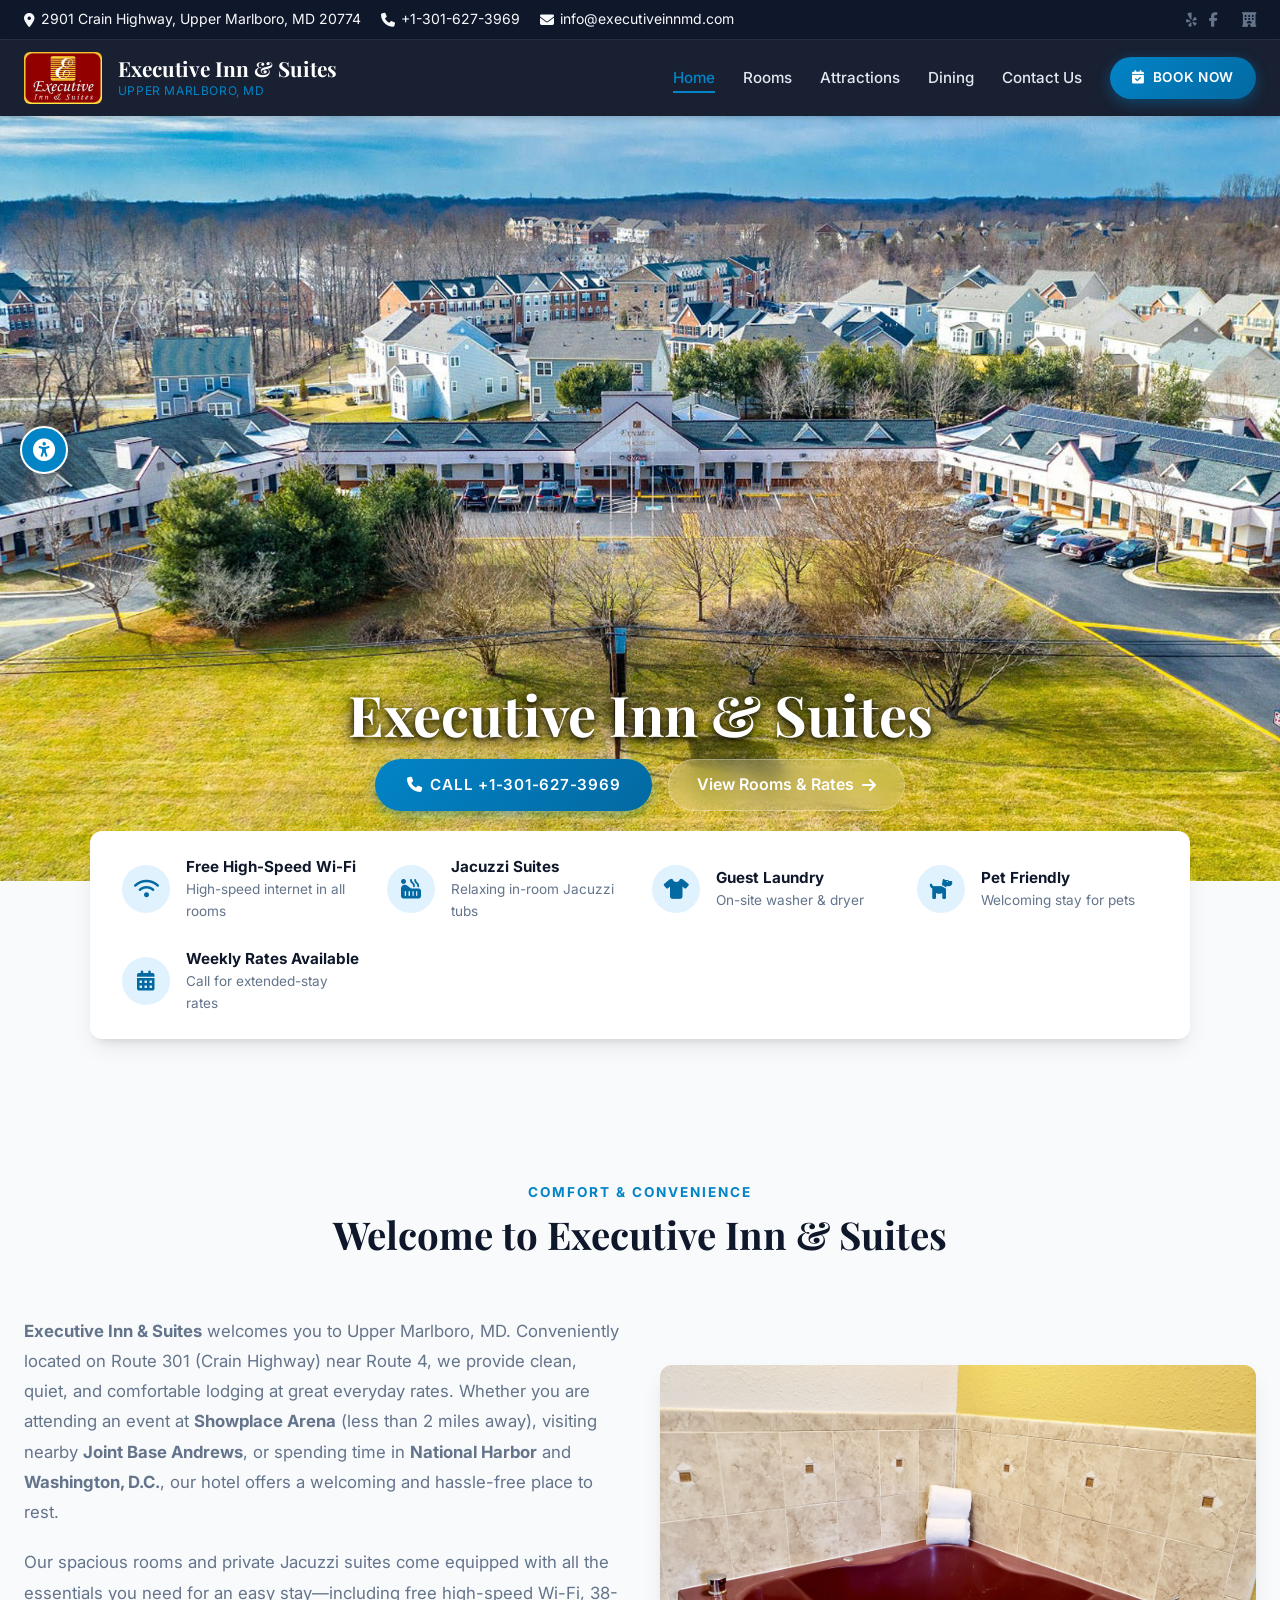
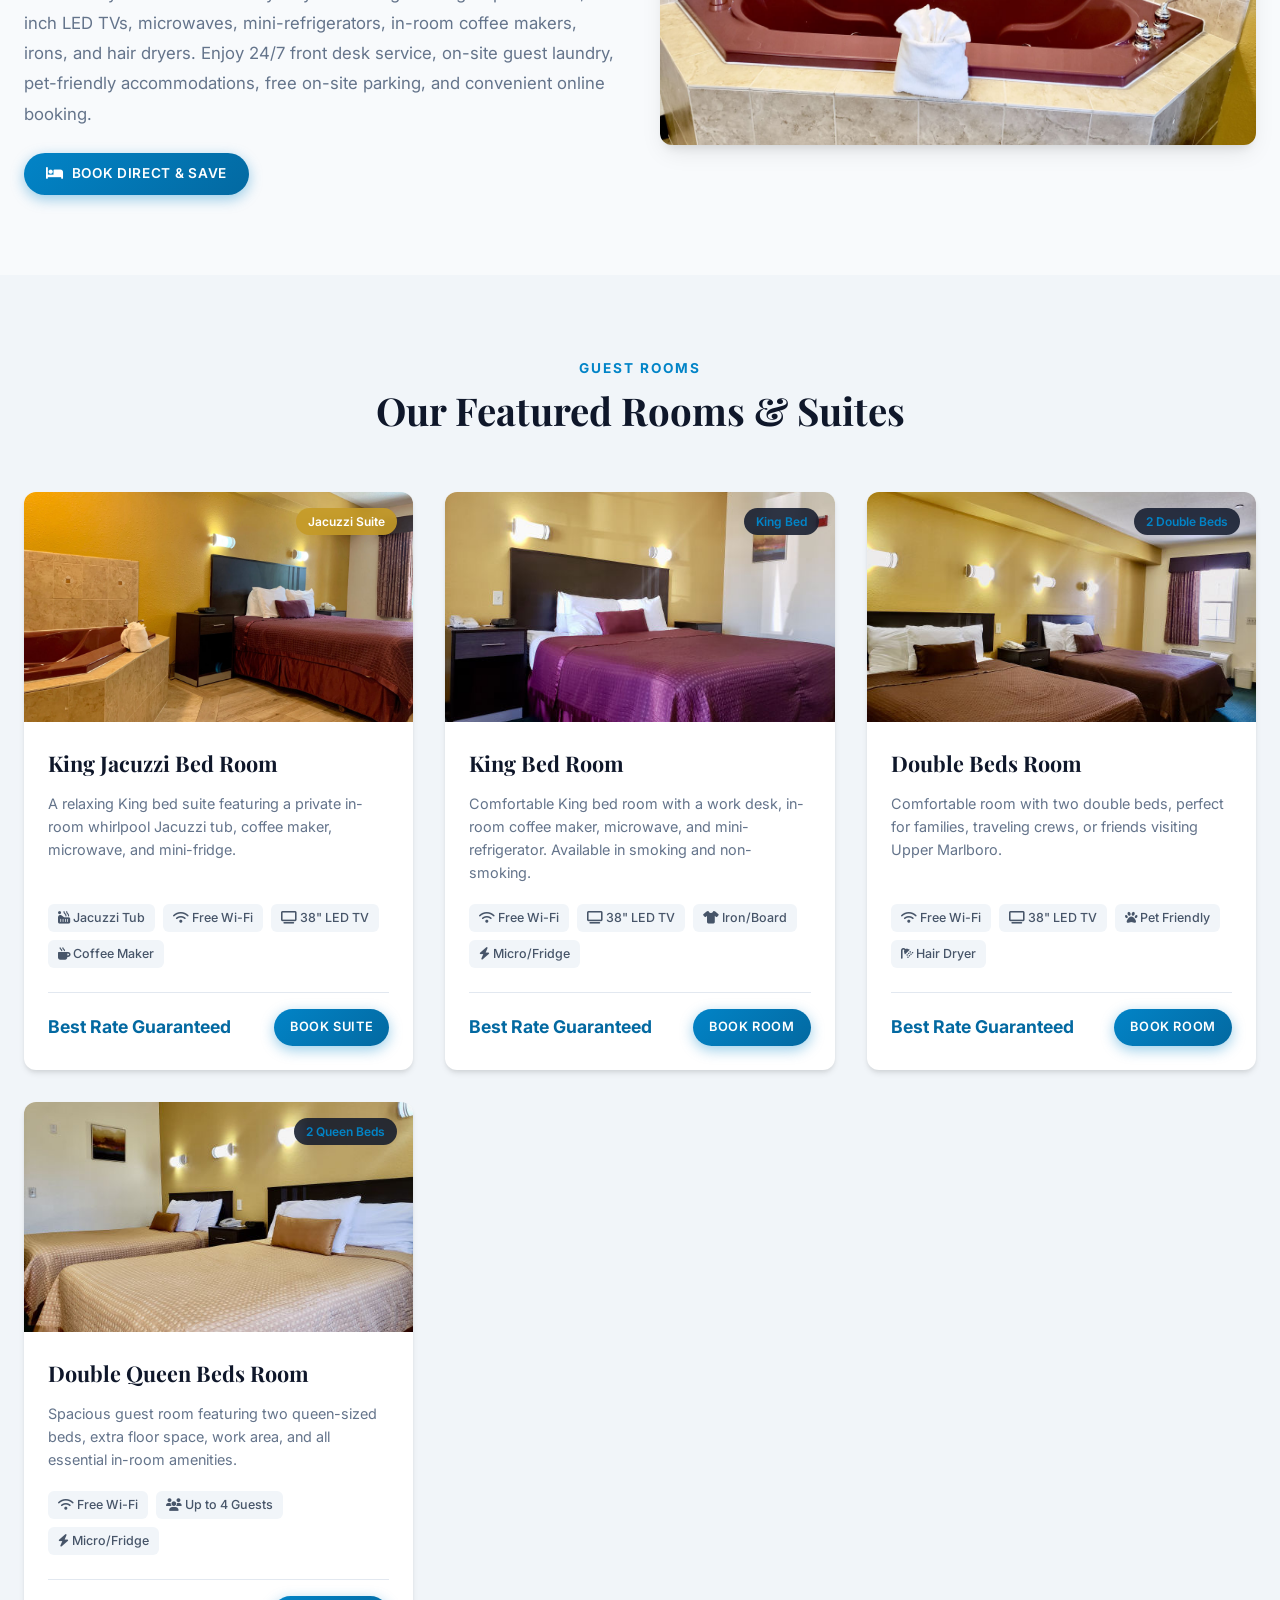
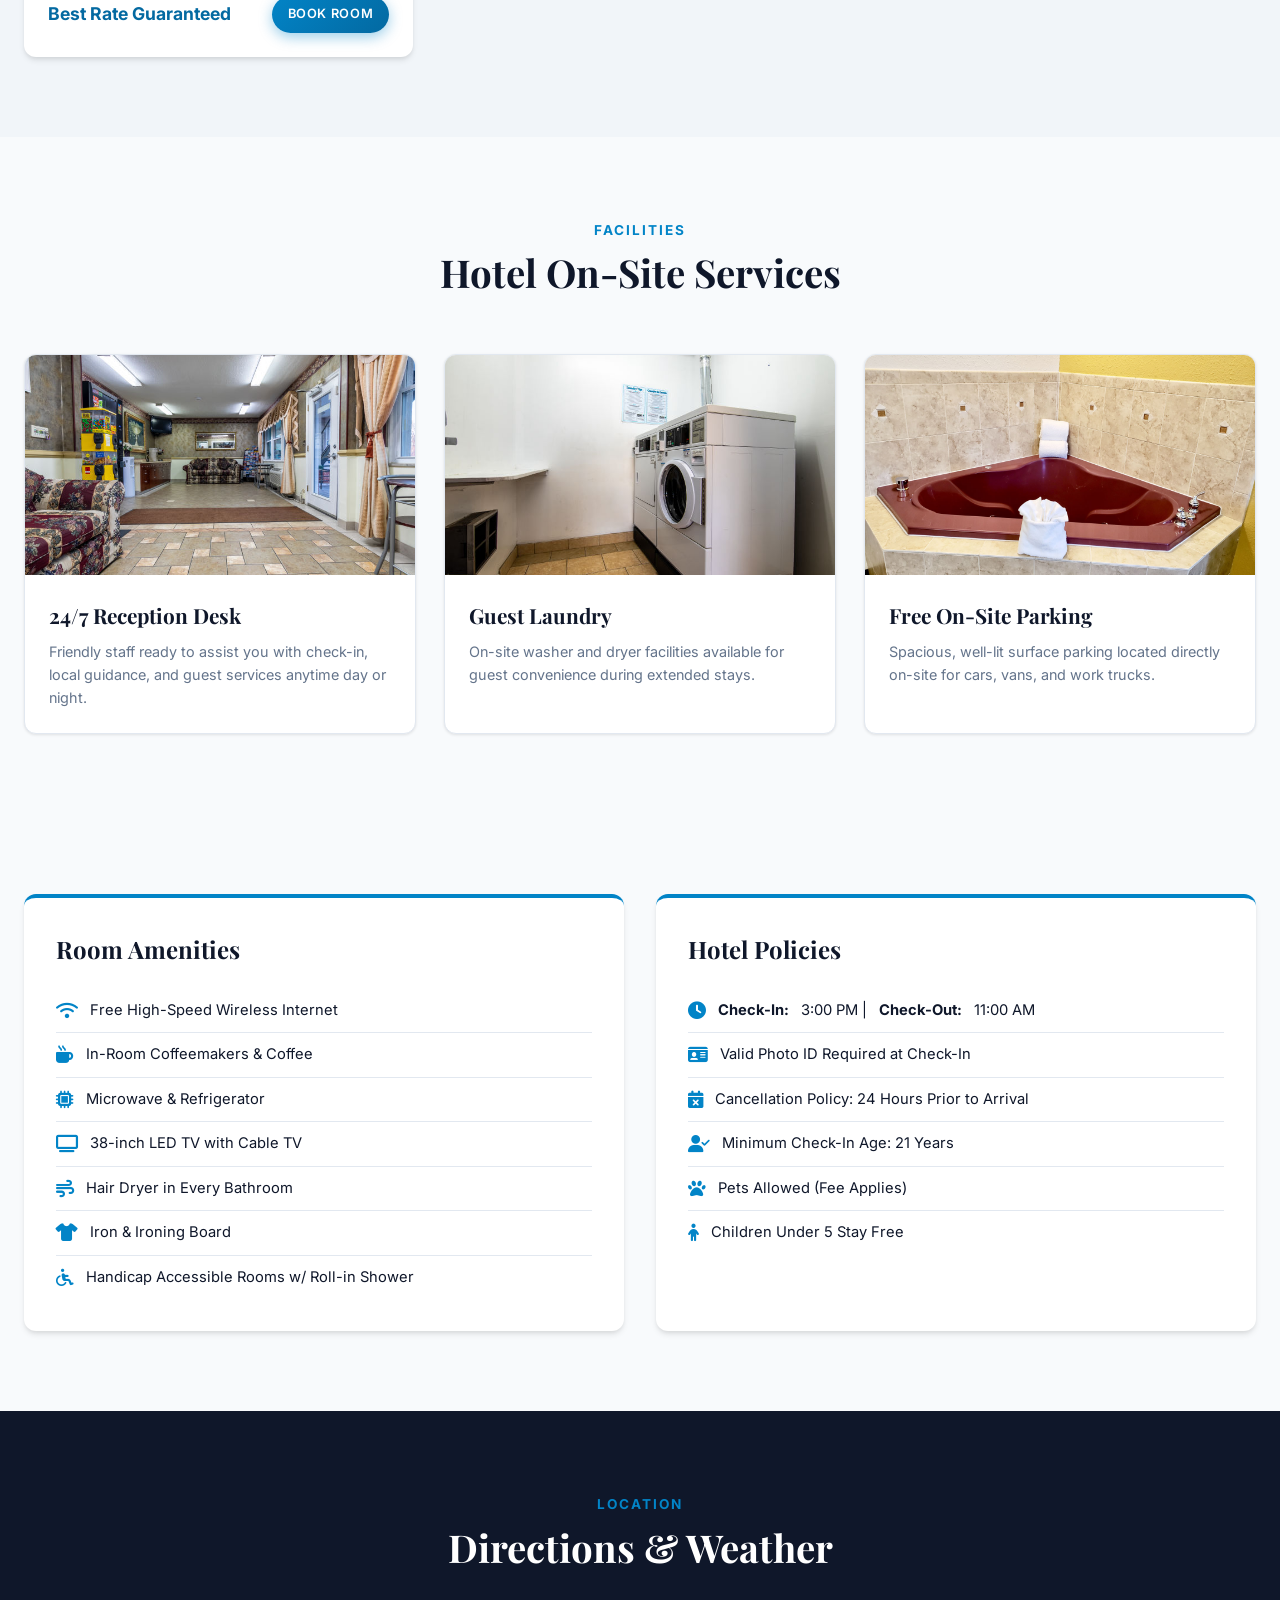
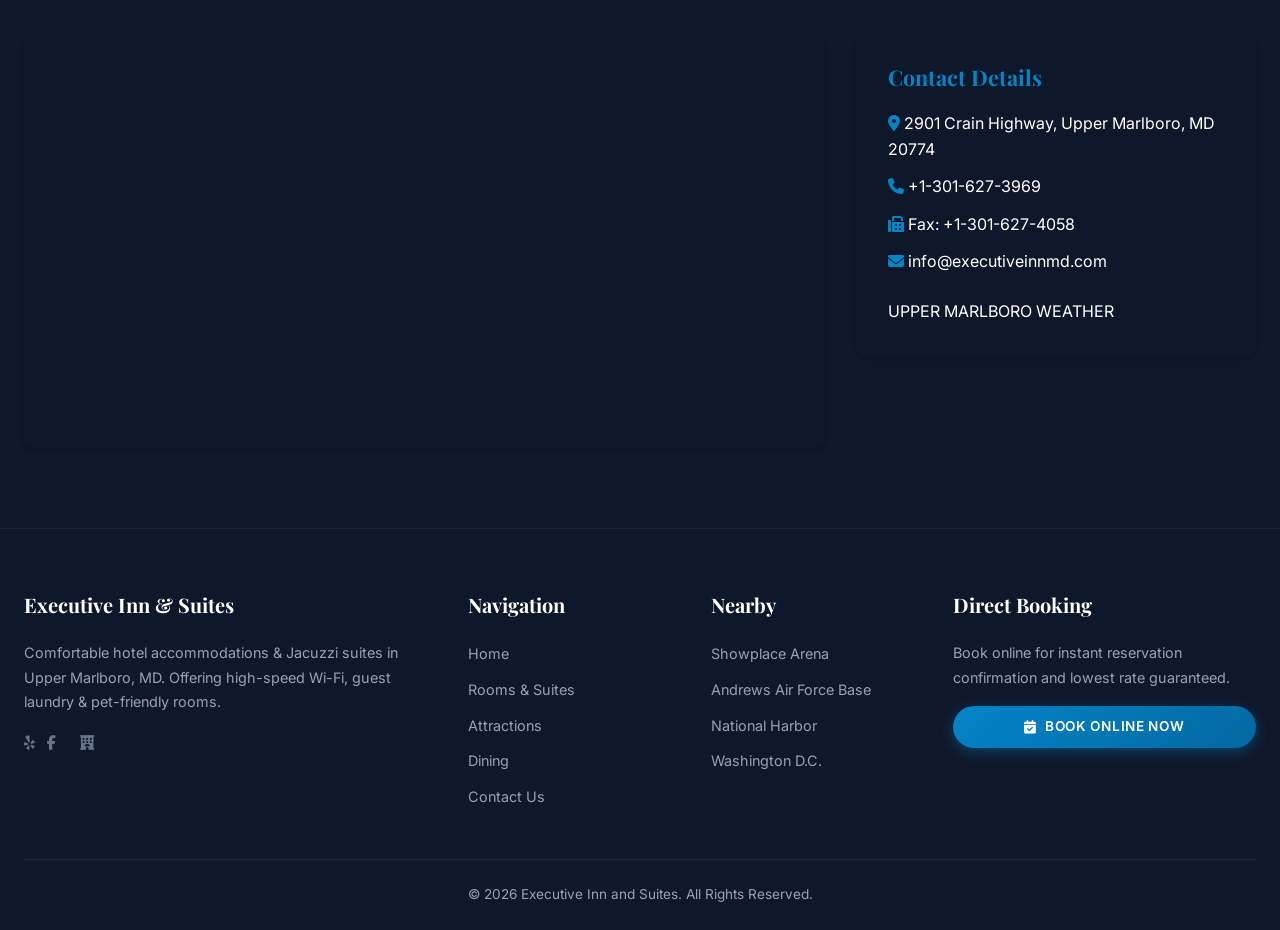
<file: index.html>
<!DOCTYPE html>
<html lang="en">
<head>
  <meta charset="UTF-8">
  <meta name="viewport" content="width=device-width, initial-scale=1.0">
  <title>Executive Inn &amp; Suites Upper Marlboro MD | Hotel near Showplace Arena</title>
  <meta name="description" content="Executive Inn &amp; Suites in Upper Marlboro MD offering Jacuzzi suites, free Wi-Fi, microwave, fridge &amp; pet-friendly rooms near Showplace Arena &amp; Washington DC.">
  <meta name="keywords" content="Executive Inn Upper Marlboro MD, hotel Upper Marlboro, Jacuzzi rooms Upper Marlboro, Showplace Arena hotel lodging, pet friendly hotel MD 20774">
  <link rel="canonical" href="https://www.executiveinnmd.com/index.html">

  <!-- Open Graph -->
  <meta property="og:title" content="Executive Inn &amp; Suites Upper Marlboro MD | Comfortable Hotel &amp; Jacuzzi Suites">
  <meta property="og:description" content="Book your stay at Executive Inn &amp; Suites Upper Marlboro MD featuring Jacuzzi suites, free high-speed Wi-Fi, pet-friendly accommodations &amp; easy access to Washington DC.">
  <meta property="og:image" content="https://www.executiveinnmd.com/assets/images/corporate-3-1920x980.jpg">
  <meta property="og:url" content="https://www.executiveinnmd.com/">
  <meta property="og:type" content="website">

  <!-- Twitter Card -->
  <meta name="twitter:card" content="summary_large_image">
  <meta name="twitter:title" content="Executive Inn &amp; Suites Upper Marlboro MD">
  <meta name="twitter:description" content="Hotel &amp; Jacuzzi Suites in Upper Marlboro MD near Showplace Arena &amp; Washington DC. Free Wi-Fi, microwave, fridge &amp; pet-friendly rooms.">
  <meta name="twitter:image" content="https://www.executiveinnmd.com/assets/images/corporate-3-1920x980.jpg">

  <link rel="icon" href="assets/images/banner01-128x85.png" type="image/x-icon">
  <link rel="stylesheet" href="index.css?v=19.0">
  <link rel="stylesheet" href="https://cdnjs.cloudflare.com/ajax/libs/font-awesome/6.5.1/css/all.min.css">

  <!-- Schema.org JSON-LD for Hotel -->
  <script type="application/ld+json">
  {
    "@context": "https://schema.org",
    "@type": "Hotel",
    "name": "Executive Inn & Suites",
    "image": "https://www.executiveinnmd.com/assets/images/corporate-3-1920x980.jpg",
    "@id": "https://www.executiveinnmd.com/#hotel",
    "url": "https://www.executiveinnmd.com",
    "telephone": "+1-301-627-3969",
    "faxNumber": "+1-301-627-4058",
    "priceRange": "$$",
    "address": {
      "@type": "PostalAddress",
      "streetAddress": "2901 Crain Highway",
      "addressLocality": "Upper Marlboro",
      "addressRegion": "MD",
      "postalCode": "20774",
      "addressCountry": "US"
    },
    "geo": {
      "@type": "GeoCoordinates",
      "latitude": 38.849743,
      "longitude": -76.729572
    },
    "hasMap": "https://goo.gl/maps/h1s1gSwGKWCaCMSU7",
    "checkinTime": "15:00",
    "checkoutTime": "11:00",
    "petsAllowed": true,
    "amenityFeature": [
      { "@type": "LocationFeatureSpecification", "name": "Free High-Speed Wi-Fi", "value": true },
      { "@type": "LocationFeatureSpecification", "name": "Free Self-Parking", "value": true },
      { "@type": "LocationFeatureSpecification", "name": "Jacuzzi Suites Available", "value": true },
      { "@type": "LocationFeatureSpecification", "name": "Pet-Friendly", "value": true },
      { "@type": "LocationFeatureSpecification", "name": "Weekly Rates Available", "value": true },
      { "@type": "LocationFeatureSpecification", "name": "Guest Laundry", "value": true }
    ]
  }
  </script>

  <!-- UserWay Accessibility Widget -->
  
  
  <script src="accessibility.js"></script>
</head>
<body>

  <!-- Top Bar -->
  <div class="header-top">
    <div class="header-top-info">
      <a href="https://goo.gl/maps/h1s1gSwGKWCaCMSU7" target="_blank">
        <i class="fa-solid fa-location-dot"></i> 2901 Crain Highway, Upper Marlboro, MD 20774
      </a>
      <a href="tel:+13016273969">
        <i class="fa-solid fa-phone"></i> +1-301-627-3969
      </a>
      <a href="mailto:info@executiveinnmd.com">
        <i class="fa-solid fa-envelope"></i> info@executiveinnmd.com
      </a>
    </div>
    <div class="header-social">
      <a href="https://www.yelp.com/biz/executive-inn-and-suites-upper-marlboro" target="_blank" title="Yelp"><i class="fa-brands fa-yelp"></i></a>
      <a href="https://www.facebook.com/Executive-Inn-Suites-304655037137948" target="_blank" title="Facebook"><i class="fa-brands fa-facebook-f"></i></a>
      <a href="https://www.tripadvisor.com/Hotel_Review-g41416-d1391706-Reviews-Executive_Inn_Suites-Upper_Marlboro_Maryland.html" target="_blank" title="TripAdvisor"><i class="fa-brands fa-tripadvisor"></i></a>
      <a href="https://www.booking.com/hotel/us/upper-marlboro-2901-crain-highway.html" target="_blank" title="Booking.com"><i class="fa-solid fa-hotel"></i></a>
    </div>
  </div>

  <!-- Navbar -->
  <header class="main-header">
    <nav class="navbar">
      <a href="index.html" class="nav-brand">
        <img src="assets/images/banner01-232x155.jpg" alt="Executive Inn Logo" class="nav-logo-img">
        <div class="nav-brand-text">
          <h1>Executive Inn &amp; Suites</h1>
          <p>Upper Marlboro, MD</p>
        </div>
      </a>
      <button class="mobile-nav-toggle" id="mobileToggle" aria-label="Toggle Menu">
        <i class="fa-solid fa-bars"></i>
      </button>
      <ul class="nav-menu" id="navMenu">
        <li><a href="index.html" class="nav-link active">Home</a></li>
        <li><a href="rooms.html" class="nav-link">Rooms</a></li>
        <li><a href="attractions.html" class="nav-link">Attractions</a></li>
        <li><a href="dining.html" class="nav-link">Dining</a></li>
        <li><a href="contactus.html" class="nav-link">Contact Us</a></li>
        <li>
          <a href="https://live.ipms247.com/booking/book-rooms-executiveinnandsuites" target="_blank" class="btn-book">
            <i class="fa-solid fa-calendar-check"></i> Book Now
          </a>
        </li>
      </ul>
      
    </nav>
  </header>

  <!-- Hero Section -->
  <section class="hero">
    <div class="hero-content">
      <h1 class="hero-title">Executive Inn &amp; Suites</h1>
      <div class="hero-actions">
        <a href="tel:+13016273969" class="btn-book" style="padding: 14px 32px; font-size: 0.95rem;">
          <i class="fa-solid fa-phone"></i> Call +1-301-627-3969
        </a>
        <a href="rooms.html" class="btn-secondary">
          View Rooms &amp; Rates <i class="fa-solid fa-arrow-right"></i>
        </a>
      </div>
    </div>
  </section>

  <!-- Quick Info Bar -->
  <div class="container">
    <div class="quick-info-bar">
      <div class="info-item">
        <div class="info-icon"><i class="fa-solid fa-wifi"></i></div>
        <div class="info-text">
          <h3>Free High-Speed Wi-Fi</h3>
          <p>High-speed internet in all rooms</p>
        </div>
      </div>
      <div class="info-item">
        <div class="info-icon"><i class="fa-solid fa-hot-tub-person"></i></div>
        <div class="info-text">
          <h3>Jacuzzi Suites</h3>
          <p>Relaxing in-room Jacuzzi tubs</p>
        </div>
      </div>
      <div class="info-item">
        <div class="info-icon"><i class="fa-solid fa-shirt"></i></div>
        <div class="info-text">
          <h3>Guest Laundry</h3>
          <p>On-site washer &amp; dryer</p>
        </div>
      </div>
      <div class="info-item">
        <div class="info-icon"><i class="fa-solid fa-dog"></i></div>
        <div class="info-text">
          <h3>Pet Friendly</h3>
          <p>Welcoming stay for pets</p>
        </div>
      </div>
      <a href="tel:+13016273969" class="info-item">
        <div class="info-icon"><i class="fa-solid fa-calendar-days"></i></div>
        <div class="info-text">
          <h3>Weekly Rates Available</h3>
          <p>Call for extended-stay rates</p>
        </div>
      </a>
    </div>
  </div>

  <!-- About Section -->
  <section class="section">
    <div class="container">
      <div class="section-title-wrap">
        <span class="section-subtitle">Comfort &amp; Convenience</span>
        <h2 class="section-title">Welcome to Executive Inn &amp; Suites</h2>
      </div>
      <div style="display: grid; grid-template-columns: 1fr 1fr; gap: 40px; align-items: center;">
        <div>
          <p style="font-size: 1.05rem; line-height: 1.8; color: var(--text-muted); margin-bottom: 20px;">
            <strong>Executive Inn &amp; Suites</strong> welcomes you to Upper Marlboro, MD. Conveniently located on Route 301 (Crain Highway) near Route 4, we provide clean, quiet, and comfortable lodging at great everyday rates. Whether you are attending an event at <strong>Showplace Arena</strong> (less than 2 miles away), visiting nearby <strong>Joint Base Andrews</strong>, or spending time in <strong>National Harbor</strong> and <strong>Washington, D.C.</strong>, our hotel offers a welcoming and hassle-free place to rest.
          </p>
          <p style="font-size: 1.05rem; line-height: 1.8; color: var(--text-muted); margin-bottom: 24px;">
            Our spacious rooms and private Jacuzzi suites come equipped with all the essentials you need for an easy stay—including free high-speed Wi-Fi, 38-inch LED TVs, microwaves, mini-refrigerators, in-room coffee makers, irons, and hair dryers. Enjoy 24/7 front desk service, on-site guest laundry, pet-friendly accommodations, free on-site parking, and convenient online booking.
          </p>
          <a href="https://live.ipms247.com/booking/book-rooms-executiveinnandsuites" target="_blank" class="btn-book">
            <i class="fa-solid fa-bed"></i> Book Direct &amp; Save
          </a>
        </div>
        <div style="border-radius: var(--radius-md); overflow: hidden; box-shadow: var(--shadow-lg);">
          <img src="assets/images/20190314-125435-1322x992.jpg" alt="Executive Inn Property View" style="width: 100%; height: 380px; object-fit: cover;">
        </div>
      </div>
    </div>
  </section>

  <!-- Featured Rooms -->
  <section class="section" style="background: #f1f5f9;">
    <div class="container">
      <div class="section-title-wrap">
        <span class="section-subtitle">Guest Rooms</span>
        <h2 class="section-title">Our Featured Rooms &amp; Suites</h2>
      </div>
      <div class="rooms-grid">

        <!-- Jacuzzi Suite -->
        <div class="room-card">
          <div class="room-img-wrap">
            <img src="assets/images/img-1437-1080x810.jpg" alt="King Jacuzzi Bed Room" class="room-img">
            <span class="room-badge" style="background: rgba(197, 155, 39, 0.9); color: #ffffff;">Jacuzzi Suite</span>
          </div>
          <div class="room-body">
            <h3 class="room-title">King Jacuzzi Bed Room</h3>
            <p class="room-desc">A relaxing King bed suite featuring a private in-room whirlpool Jacuzzi tub, coffee maker, microwave, and mini-fridge.</p>
            <div class="room-amenities">
              <span class="tag"><i class="fa-solid fa-hot-tub-person"></i> Jacuzzi Tub</span>
              <span class="tag"><i class="fa-solid fa-wifi"></i> Free Wi-Fi</span>
              <span class="tag"><i class="fa-solid fa-tv"></i> 38" LED TV</span>
              <span class="tag"><i class="fa-solid fa-mug-hot"></i> Coffee Maker</span>
            </div>
            <div class="room-footer">
              <span style="font-weight: 700; color: var(--primary-dark); font-size: 1.1rem;">Best Rate Guaranteed</span>
              <a href="https://live.ipms247.com/booking/book-rooms-executiveinnandsuites" target="_blank" class="btn-book" style="padding: 8px 16px; font-size: 0.8rem;">Book Suite</a>
            </div>
          </div>
        </div>

        <!-- King Bed Room -->
        <div class="room-card">
          <div class="room-img-wrap">
            <img src="assets/images/20190314-125001-510x383.jpg" alt="King Bed Room" class="room-img">
            <span class="room-badge">King Bed</span>
          </div>
          <div class="room-body">
            <h3 class="room-title">King Bed Room</h3>
            <p class="room-desc">Comfortable King bed room with a work desk, in-room coffee maker, microwave, and mini-refrigerator. Available in smoking and non-smoking.</p>
            <div class="room-amenities">
              <span class="tag"><i class="fa-solid fa-wifi"></i> Free Wi-Fi</span>
              <span class="tag"><i class="fa-solid fa-tv"></i> 38" LED TV</span>
              <span class="tag"><i class="fa-solid fa-shirt"></i> Iron/Board</span>
              <span class="tag"><i class="fa-solid fa-bolt"></i> Micro/Fridge</span>
            </div>
            <div class="room-footer">
              <span style="font-weight: 700; color: var(--primary-dark); font-size: 1.1rem;">Best Rate Guaranteed</span>
              <a href="https://live.ipms247.com/booking/book-rooms-executiveinnandsuites" target="_blank" class="btn-book" style="padding: 8px 16px; font-size: 0.8rem;">Book Room</a>
            </div>
          </div>
        </div>

        <!-- Double Beds Room -->
        <div class="room-card">
          <div class="room-img-wrap">
            <img src="assets/images/20190314-125748-510x383.jpg" alt="Double Beds Room" class="room-img">
            <span class="room-badge">2 Double Beds</span>
          </div>
          <div class="room-body">
            <h3 class="room-title">Double Beds Room</h3>
            <p class="room-desc">Comfortable room with two double beds, perfect for families, traveling crews, or friends visiting Upper Marlboro.</p>
            <div class="room-amenities">
              <span class="tag"><i class="fa-solid fa-wifi"></i> Free Wi-Fi</span>
              <span class="tag"><i class="fa-solid fa-tv"></i> 38" LED TV</span>
              <span class="tag"><i class="fa-solid fa-paw"></i> Pet Friendly</span>
              <span class="tag"><i class="fa-solid fa-shower"></i> Hair Dryer</span>
            </div>
            <div class="room-footer">
              <span style="font-weight: 700; color: var(--primary-dark); font-size: 1.1rem;">Best Rate Guaranteed</span>
              <a href="https://live.ipms247.com/booking/book-rooms-executiveinnandsuites" target="_blank" class="btn-book" style="padding: 8px 16px; font-size: 0.8rem;">Book Room</a>
            </div>
          </div>
        </div>

        <!-- Double Queen Beds Room -->
        <div class="room-card">
          <div class="room-img-wrap">
            <img src="assets/images/20190314-130338-510x383.jpg" alt="Double Queen Beds Room" class="room-img">
            <span class="room-badge">2 Queen Beds</span>
          </div>
          <div class="room-body">
            <h3 class="room-title">Double Queen Beds Room</h3>
            <p class="room-desc">Spacious guest room featuring two queen-sized beds, extra floor space, work area, and all essential in-room amenities.</p>
            <div class="room-amenities">
              <span class="tag"><i class="fa-solid fa-wifi"></i> Free Wi-Fi</span>
              <span class="tag"><i class="fa-solid fa-users"></i> Up to 4 Guests</span>
              <span class="tag"><i class="fa-solid fa-bolt"></i> Micro/Fridge</span>
            </div>
            <div class="room-footer">
              <span style="font-weight: 700; color: var(--primary-dark); font-size: 1.1rem;">Best Rate Guaranteed</span>
              <a href="https://live.ipms247.com/booking/book-rooms-executiveinnandsuites" target="_blank" class="btn-book" style="padding: 8px 16px; font-size: 0.8rem;">Book Room</a>
            </div>
          </div>
        </div>

      </div>
    </div>
  </section>

  <!-- On-Site Services Grid -->
  <section class="section">
    <div class="container">
      <div class="section-title-wrap">
        <span class="section-subtitle">Facilities</span>
        <h2 class="section-title">Hotel On-Site Services</h2>
      </div>
      <div style="display: grid; grid-template-columns: repeat(auto-fit, minmax(300px, 1fr)); gap: 28px;">
        <div style="background: #ffffff; border-radius: var(--radius-md); overflow: hidden; box-shadow: var(--shadow-sm); border: 1px solid var(--border-color);">
          <img src="assets/images/img-4917-hdr-700x467.jpg" alt="Hotel Reception" style="height: 220px; width: 100%; object-fit: cover;">
          <div style="padding: 24px;">
            <h3 style="font-family: var(--font-serif); font-size: 1.3rem; margin-bottom: 8px;">24/7 Reception Desk</h3>
            <p style="color: var(--text-muted); font-size: 0.9rem;">Friendly staff ready to assist you with check-in, local guidance, and guest services anytime day or night.</p>
          </div>
        </div>

        <div style="background: #ffffff; border-radius: var(--radius-md); overflow: hidden; box-shadow: var(--shadow-sm); border: 1px solid var(--border-color);">
          <img src="assets/images/img-4890-hdr-700x467.jpg" alt="Guest Laundry" style="height: 220px; width: 100%; object-fit: cover;">
          <div style="padding: 24px;">
            <h3 style="font-family: var(--font-serif); font-size: 1.3rem; margin-bottom: 8px;">Guest Laundry</h3>
            <p style="color: var(--text-muted); font-size: 0.9rem;">On-site washer and dryer facilities available for guest convenience during extended stays.</p>
          </div>
        </div>

        <div style="background: #ffffff; border-radius: var(--radius-md); overflow: hidden; box-shadow: var(--shadow-sm); border: 1px solid var(--border-color);">
          <img src="assets/images/20190314-125435-1322x992.jpg" alt="Free On-Site Parking" style="height: 220px; width: 100%; object-fit: cover;">
          <div style="padding: 24px;">
            <h3 style="font-family: var(--font-serif); font-size: 1.3rem; margin-bottom: 8px;">Free On-Site Parking</h3>
            <p style="color: var(--text-muted); font-size: 0.9rem;">Spacious, well-lit surface parking located directly on-site for cars, vans, and work trucks.</p>
          </div>
        </div>
      </div>
    </div>
  </section>

  <!-- Policies & Amenities -->
  <section class="section" style="background: #f8fafc;">
    <div class="container">
      <div class="policy-grid">
        <div class="policy-card">
          <h3>Room Amenities</h3>
          <ul class="policy-list">
            <li><i class="fa-solid fa-wifi policy-icon"></i> Free High-Speed Wireless Internet</li>
            <li><i class="fa-solid fa-mug-hot policy-icon"></i> In-Room Coffeemakers &amp; Coffee</li>
            <li><i class="fa-solid fa-microchip policy-icon"></i> Microwave &amp; Refrigerator</li>
            <li><i class="fa-solid fa-tv policy-icon"></i> 38-inch LED TV with Cable TV</li>
            <li><i class="fa-solid fa-wind policy-icon"></i> Hair Dryer in Every Bathroom</li>
            <li><i class="fa-solid fa-shirt policy-icon"></i> Iron &amp; Ironing Board</li>
            <li><i class="fa-solid fa-wheelchair policy-icon"></i> Handicap Accessible Rooms w/ Roll-in Shower</li>
          </ul>
        </div>

        <div class="policy-card">
          <h3>Hotel Policies</h3>
          <ul class="policy-list">
            <li><i class="fa-solid fa-clock policy-icon"></i> <strong>Check-In:</strong> 3:00 PM | <strong>Check-Out:</strong> 11:00 AM</li>
            <li><i class="fa-solid fa-id-card policy-icon"></i> Valid Photo ID Required at Check-In</li>
            <li><i class="fa-solid fa-calendar-xmark policy-icon"></i> Cancellation Policy: 24 Hours Prior to Arrival</li>
            <li><i class="fa-solid fa-user-check policy-icon"></i> Minimum Check-In Age: 21 Years</li>
            <li><i class="fa-solid fa-paw policy-icon"></i> Pets Allowed (Fee Applies)</li>
            <li><i class="fa-solid fa-child policy-icon"></i> Children Under 5 Stay Free</li>
          </ul>
        </div>
      </div>
    </div>
  </section>

  <!-- Map & Location -->
  <section class="section" style="background: var(--secondary-color); color: #ffffff;">
    <div class="container">
      <div class="section-title-wrap">
        <span class="section-subtitle" style="color: var(--primary-color);">Location</span>
        <h2 class="section-title" style="color: #ffffff;">Directions &amp; Weather</h2>
      </div>
      <div class="map-weather-section">
        <div class="map-container">
          <iframe src="https://www.google.com/maps/embed?pb=!1m18!1m12!1m3!1d3107.245201707572!2d-76.72957298465104!3d38.8497438795781!2m3!1f0!2f0!3f0!3m2!1i1024!2i768!4f13.1!3m3!1m2!1s0x89b793821dd1ccab%3A0xfa2768e01e176a58!2s2901%20Crain%20Hwy%2C%20Upper%20Marlboro%2C%20MD%2020774!5e0!3m2!1sen!2sus!4v1584880198928!5m2!1sen!2sus" allowfullscreen="" loading="lazy"></iframe>
        </div>
        <div class="sidebar-box">
          <h3>Contact Details</h3>
          <p style="margin-bottom: 12px;"><i class="fa-solid fa-location-dot" style="color: var(--primary-color);"></i> 2901 Crain Highway, Upper Marlboro, MD 20774</p>
          <p style="margin-bottom: 12px;"><i class="fa-solid fa-phone" style="color: var(--primary-color);"></i> <a href="tel:+13016273969" style="color: #ffffff;">+1-301-627-3969</a></p>
          <p style="margin-bottom: 12px;"><i class="fa-solid fa-fax" style="color: var(--primary-color);"></i> Fax: +1-301-627-4058</p>
          <p style="margin-bottom: 24px;"><i class="fa-solid fa-envelope" style="color: var(--primary-color);"></i> info@executiveinnmd.com</p>

          <a class="weatherwidget-io" href="https://forecast7.com/en/38d82n76d75/upper-marlboro/?unit=us" data-label_1="UPPER MARLBORO" data-label_2="WEATHER" data-theme="dark">UPPER MARLBORO WEATHER</a>
          <script>
            !function(d,s,id){var js,fjs=d.getElementsByTagName(s)[0];if(!d.getElementById(id)){js=d.createElement(s);js.id=id;js.src='https://weatherwidget.io/js/widget.min.js';fjs.parentNode.insertBefore(js,fjs);}}(document,'script','weatherwidget-io-js');
          </script>
        </div>
      </div>
    </div>
  </section>

  <!-- Footer -->
  <footer class="main-footer">
    <div class="container">
      <div class="footer-grid">
        <div class="footer-col">
          <h3>Executive Inn &amp; Suites</h3>
          <p>Comfortable hotel accommodations &amp; Jacuzzi suites in Upper Marlboro, MD. Offering high-speed Wi-Fi, guest laundry &amp; pet-friendly rooms.</p>
          <div class="header-social">
            <a href="https://www.yelp.com/biz/executive-inn-and-suites-upper-marlboro" target="_blank"><i class="fa-brands fa-yelp"></i></a>
            <a href="https://www.facebook.com/Executive-Inn-Suites-304655037137948" target="_blank"><i class="fa-brands fa-facebook-f"></i></a>
            <a href="https://www.tripadvisor.com/Hotel_Review-g41416-d1391706-Reviews-Executive_Inn_Suites-Upper_Marlboro_Maryland.html" target="_blank"><i class="fa-brands fa-tripadvisor"></i></a>
            <a href="https://www.booking.com/hotel/us/upper-marlboro-2901-crain-highway.html" target="_blank"><i class="fa-solid fa-hotel"></i></a>
          </div>
        </div>
        <div class="footer-col">
          <h4>Navigation</h4>
          <ul class="footer-links">
            <li><a href="index.html">Home</a></li>
            <li><a href="rooms.html">Rooms &amp; Suites</a></li>
            <li><a href="attractions.html">Attractions</a></li>
            <li><a href="dining.html">Dining</a></li>
            <li><a href="contactus.html">Contact Us</a></li>
          </ul>
        </div>
        <div class="footer-col">
          <h4>Nearby</h4>
          <ul class="footer-links">
            <li><a href="attractions.html">Showplace Arena</a></li>
            <li><a href="attractions.html">Andrews Air Force Base</a></li>
            <li><a href="attractions.html">National Harbor</a></li>
            <li><a href="attractions.html">Washington D.C.</a></li>
          </ul>
        </div>
        <div class="footer-col">
          <h4>Direct Booking</h4>
          <p>Book online for instant reservation confirmation and lowest rate guaranteed.</p>
          <a href="https://live.ipms247.com/booking/book-rooms-executiveinnandsuites" target="_blank" class="btn-book" style="width: 100%; justify-content: center;">
            <i class="fa-solid fa-calendar-check"></i> Book Online Now
          </a>
        </div>
      </div>
      <div class="footer-bottom">
        <p>&copy; <span class="copyright-year">2026</span> Executive Inn and Suites. All Rights Reserved.</p>
      </div>
    </div>
  </footer>

  <!-- Mobile Sticky Bar -->
  <div class="mobile-sticky-bar">
    <a href="tel:+13016273969" class="mobile-sticky-btn mobile-btn-call">
      <i class="fa-solid fa-phone"></i> Call Hotel
    </a>
    <a href="https://live.ipms247.com/booking/book-rooms-executiveinnandsuites" target="_blank" class="mobile-sticky-btn mobile-btn-book">
      <i class="fa-solid fa-calendar-check"></i> Book Online
    </a>
  </div>

  <script>
    document.getElementById('mobileToggle').addEventListener('click', function() {
      document.getElementById('navMenu').classList.toggle('active');
    });
  </script>
<script>
    document.querySelectorAll('.copyright-year').forEach(el => el.textContent = new Date().getFullYear());
  </script>
</body>
</html>
</file>
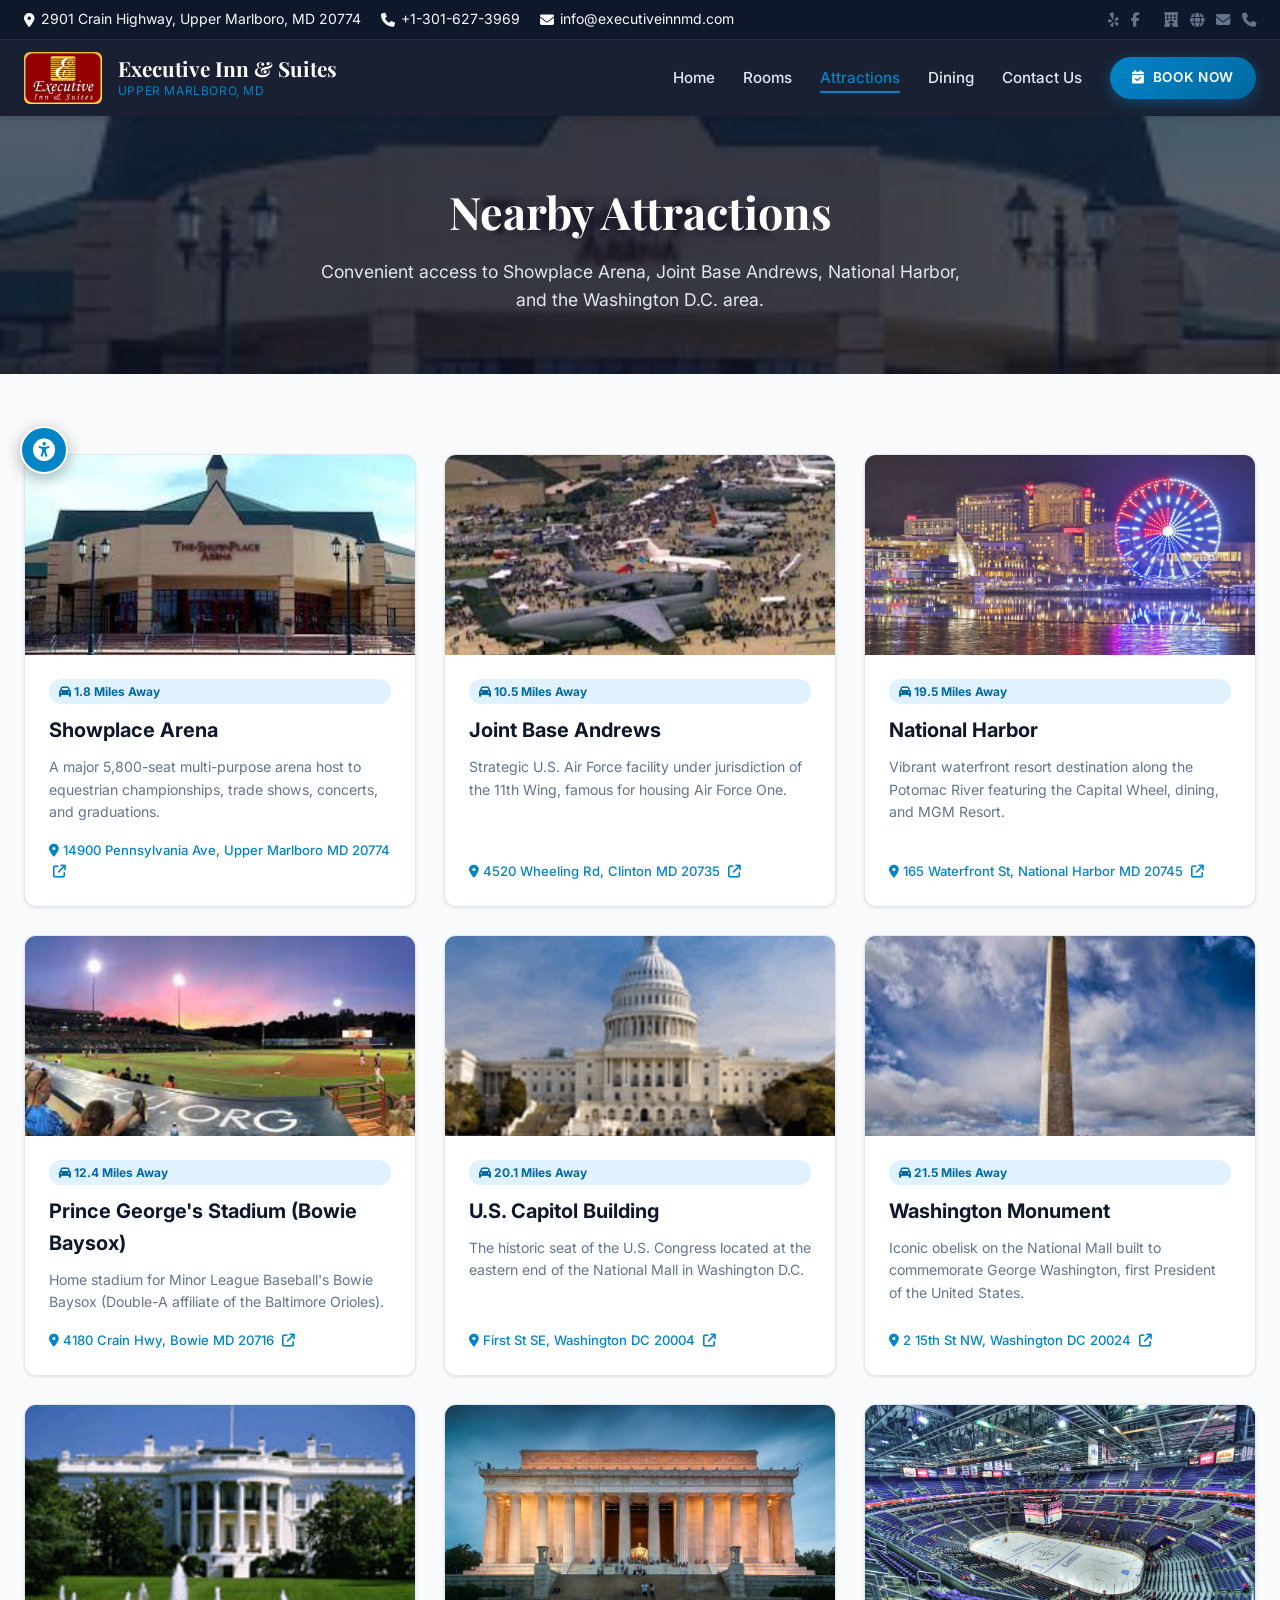
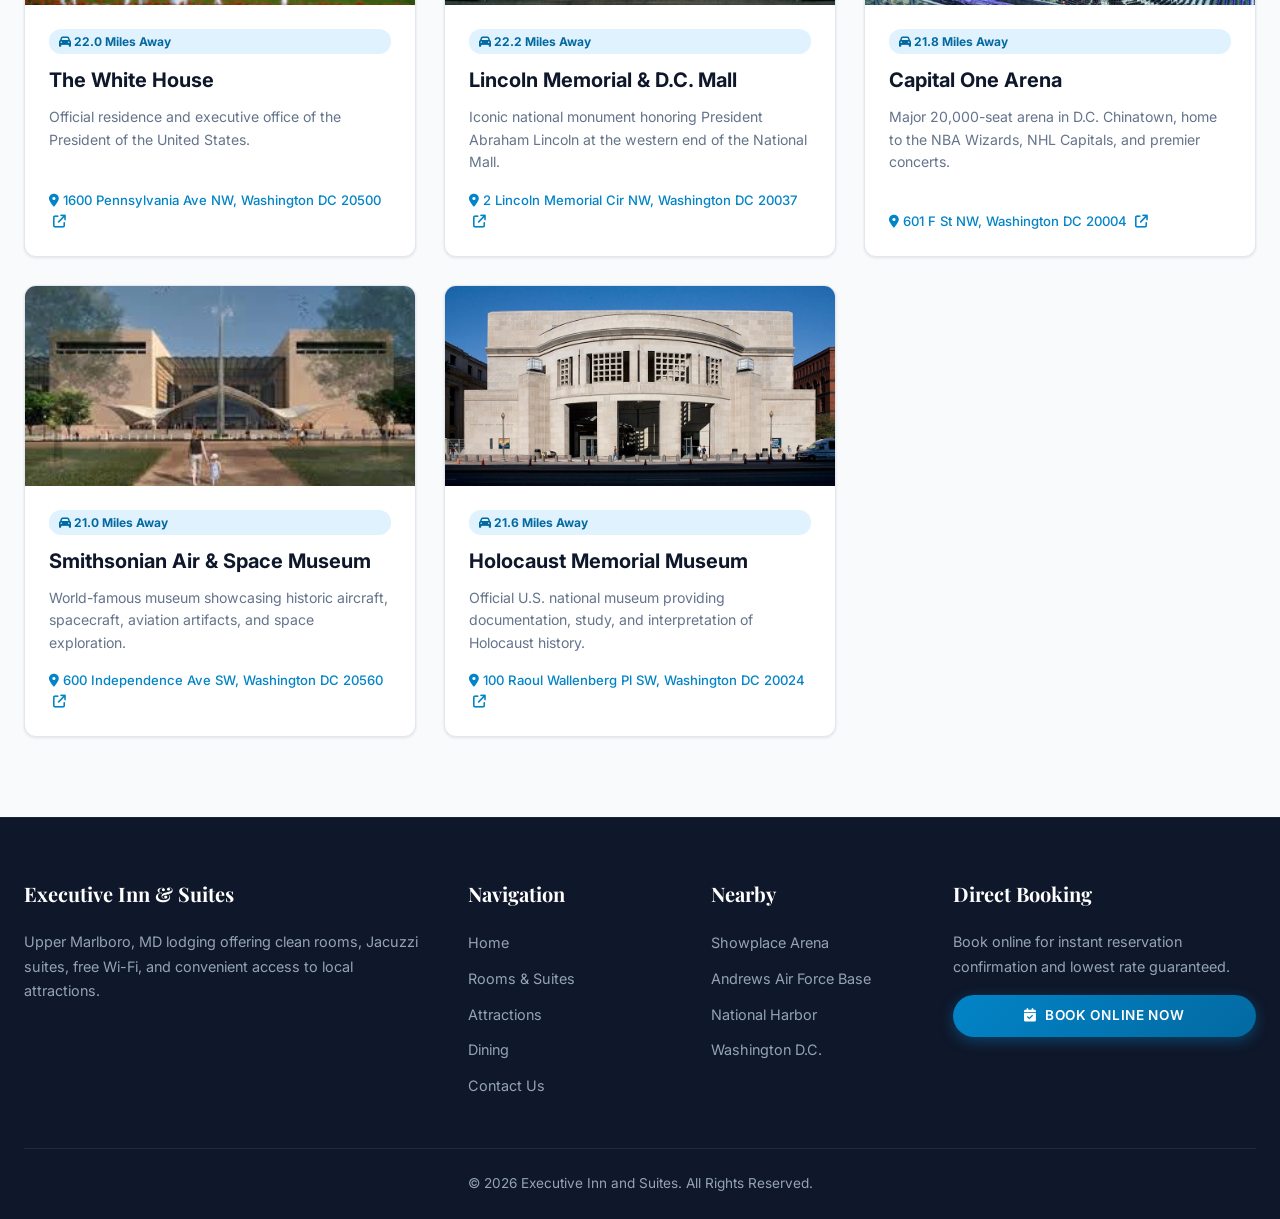
<file: attractions.html>
<!DOCTYPE html>
<html lang="en">
<head>
  <meta charset="UTF-8">
  <meta name="viewport" content="width=device-width, initial-scale=1.0">
  <title>Local Attractions | Executive Inn &amp; Suites Upper Marlboro MD</title>
  <meta name="description" content="Discover top attractions near Executive Inn &amp; Suites Upper Marlboro MD including Showplace Arena, Andrews AFB, National Harbor, and Washington D.C.">
  <link rel="canonical" href="https://www.executiveinnmd.com/attractions.html">
  <link rel="icon" href="assets/images/banner01-128x85.png" type="image/x-icon">
  <link rel="stylesheet" href="index.css?v=19.0">
  <link rel="stylesheet" href="https://cdnjs.cloudflare.com/ajax/libs/font-awesome/6.5.1/css/all.min.css">
  <script src="accessibility.js"></script>
</head>
<body>
  <div class="header-top">
    <div class="header-top-info">
      <a href="https://goo.gl/maps/h1s1gSwGKWCaCMSU7" target="_blank"><i class="fa-solid fa-location-dot"></i> 2901 Crain Highway, Upper Marlboro, MD 20774</a>
      <a href="tel:+13016273969" class="header-phone-btn"><i class="fa-solid fa-phone"></i> +1-301-627-3969</a>
      <a href="mailto:info@executiveinnmd.com"><i class="fa-solid fa-envelope"></i> info@executiveinnmd.com</a>
    </div>
    <div class="header-social">
      <a href="https://www.yelp.com/biz/executive-inn-and-suites-upper-marlboro" target="_blank" title="Yelp"><i class="fa-brands fa-yelp"></i></a>
      <a href="https://www.facebook.com/Executive-Inn-Suites-304655037137948" target="_blank" title="Facebook"><i class="fa-brands fa-facebook-f"></i></a>
      <a href="https://www.tripadvisor.com/Hotel_Review-g41416-d1391706-Reviews-Executive_Inn_Suites-Upper_Marlboro_Maryland.html" target="_blank" title="TripAdvisor"><i class="fa-brands fa-tripadvisor"></i></a>
      <a href="https://www.booking.com/hotel/us/upper-marlboro-2901-crain-highway.html" target="_blank" title="Booking.com"><i class="fa-solid fa-hotel"></i></a>
      <a href="https://www.expedia.com/Waldorf-Hotels-Executive-Inn-And-Suites.h8254074.Hotel-Information" target="_blank" title="Expedia"><i class="fa-solid fa-globe"></i></a>
      <a href="mailto:info@executiveinnmd.com" title="Email Us"><i class="fa-solid fa-envelope"></i></a>
      <a href="tel:+13016273969" title="Call Us"><i class="fa-solid fa-phone"></i></a>
    </div>
  </div>
<header class="main-header">
    <nav class="navbar">
      <a href="index.html" class="nav-brand">
        <img src="assets/images/banner01-232x155.jpg" alt="Executive Inn Logo" class="nav-logo-img">
        <div class="nav-brand-text">
          <h1>Executive Inn &amp; Suites</h1>
          <p>Upper Marlboro, MD</p>
        </div>
      </a>
      <button class="mobile-nav-toggle" id="mobileToggle" aria-label="Toggle Menu"><i class="fa-solid fa-bars"></i></button>
      <ul class="nav-menu" id="navMenu">
        <li><a href="index.html" class="nav-link">Home</a></li>
        <li><a href="rooms.html" class="nav-link">Rooms</a></li>
        <li><a href="attractions.html" class="nav-link active">Attractions</a></li>
        <li><a href="dining.html" class="nav-link">Dining</a></li>
        <li><a href="contactus.html" class="nav-link">Contact Us</a></li>
        <li>
          <a href="https://live.ipms247.com/booking/book-rooms-executiveinnandsuites" target="_blank" class="btn-book">
            <i class="fa-solid fa-calendar-check"></i> Book Now
          </a>
        </li>
      </ul>
      
    </nav>
  </header>

  <div style="background: linear-gradient(rgba(15,23,42,0.7), rgba(15,23,42,0.7)), url('assets/images/show-place-arena-278x181.jpg') center/cover; padding: 60px 20px; text-align: center; color: #ffffff;">
    <h1 style="font-family: var(--font-serif); font-size: 2.8rem;">Nearby Attractions</h1>
    <p style="color: #e2e8f0; font-size: 1.1rem; max-width: 650px; margin: 10px auto 0;">Convenient access to Showplace Arena, Joint Base Andrews, National Harbor, and the Washington D.C. area.</p>
  </div>

  <section class="section">
    <div class="container">
      <div class="card-list-grid">
        <div class="list-item-card">
          <a href="https://goo.gl/maps/XKga7tQXvGxiwuKd6" target="_blank" rel="noopener" aria-label="Map directions for Showplace Arena">
            <img src="assets/images/show-place-arena-278x181.jpg" alt="Showplace Arena" class="list-item-img">
          </a>
          <div class="list-item-content">
            <span class="list-item-distance"><i class="fa-solid fa-car"></i> 1.8 Miles Away</span>
            <h3 class="list-item-title">
              <a href="https://goo.gl/maps/XKga7tQXvGxiwuKd6" target="_blank" rel="noopener" style="color: inherit; text-decoration: none;">Showplace Arena</a>
            </h3>
            <p class="list-item-desc">A major 5,800-seat multi-purpose arena host to equestrian championships, trade shows, concerts, and graduations.</p>
            <div class="list-item-address">
              <a href="https://goo.gl/maps/XKga7tQXvGxiwuKd6" target="_blank" rel="noopener" style="color: var(--primary-color); text-decoration: none; font-weight: 500;">
                <i class="fa-solid fa-location-dot"></i> 14900 Pennsylvania Ave, Upper Marlboro MD 20774 <i class="fa-solid fa-arrow-up-right-from-square" style="font-size: 0.8rem; margin-left: 4px;"></i>
              </a>
            </div>
          </div>
        </div>

        <div class="list-item-card">
          <a href="https://goo.gl/maps/wHXnFmEs1hQ1q69e7" target="_blank" rel="noopener" aria-label="Map directions for Joint Base Andrews">
            <img src="assets/images/andrew-air-force-base-300x168.jpg" alt="Joint Base Andrews" class="list-item-img">
          </a>
          <div class="list-item-content">
            <span class="list-item-distance"><i class="fa-solid fa-car"></i> 10.5 Miles Away</span>
            <h3 class="list-item-title">
              <a href="https://goo.gl/maps/wHXnFmEs1hQ1q69e7" target="_blank" rel="noopener" style="color: inherit; text-decoration: none;">Joint Base Andrews</a>
            </h3>
            <p class="list-item-desc">Strategic U.S. Air Force facility under jurisdiction of the 11th Wing, famous for housing Air Force One.</p>
            <div class="list-item-address">
              <a href="https://goo.gl/maps/wHXnFmEs1hQ1q69e7" target="_blank" rel="noopener" style="color: var(--primary-color); text-decoration: none; font-weight: 500;">
                <i class="fa-solid fa-location-dot"></i> 4520 Wheeling Rd, Clinton MD 20735 <i class="fa-solid fa-arrow-up-right-from-square" style="font-size: 0.8rem; margin-left: 4px;"></i>
              </a>
            </div>
          </div>
        </div>

        <div class="list-item-card">
          <a href="https://goo.gl/maps/jRwJ7cnd4otcFzsK9" target="_blank" rel="noopener" aria-label="Map directions for National Harbor">
            <img src="assets/images/national-harbor-1162x872.jpg" alt="National Harbor" class="list-item-img">
          </a>
          <div class="list-item-content">
            <span class="list-item-distance"><i class="fa-solid fa-car"></i> 19.5 Miles Away</span>
            <h3 class="list-item-title">
              <a href="https://goo.gl/maps/jRwJ7cnd4otcFzsK9" target="_blank" rel="noopener" style="color: inherit; text-decoration: none;">National Harbor</a>
            </h3>
            <p class="list-item-desc">Vibrant waterfront resort destination along the Potomac River featuring the Capital Wheel, dining, and MGM Resort.</p>
            <div class="list-item-address">
              <a href="https://goo.gl/maps/jRwJ7cnd4otcFzsK9" target="_blank" rel="noopener" style="color: var(--primary-color); text-decoration: none; font-weight: 500;">
                <i class="fa-solid fa-location-dot"></i> 165 Waterfront St, National Harbor MD 20745 <i class="fa-solid fa-arrow-up-right-from-square" style="font-size: 0.8rem; margin-left: 4px;"></i>
              </a>
            </div>
          </div>
        </div>

        <div class="list-item-card">
          <a href="https://goo.gl/maps/EYKHugqFeu1YUjQX7" target="_blank" rel="noopener" aria-label="Map directions for Prince George's Stadium (Bowie Baysox)">
            <img src="assets/images/bays-ox-stadium-300x168.jpg" alt="Prince George's Stadium (Bowie Baysox)" class="list-item-img">
          </a>
          <div class="list-item-content">
            <span class="list-item-distance"><i class="fa-solid fa-car"></i> 12.4 Miles Away</span>
            <h3 class="list-item-title">
              <a href="https://goo.gl/maps/EYKHugqFeu1YUjQX7" target="_blank" rel="noopener" style="color: inherit; text-decoration: none;">Prince George's Stadium (Bowie Baysox)</a>
            </h3>
            <p class="list-item-desc">Home stadium for Minor League Baseball's Bowie Baysox (Double-A affiliate of the Baltimore Orioles).</p>
            <div class="list-item-address">
              <a href="https://goo.gl/maps/EYKHugqFeu1YUjQX7" target="_blank" rel="noopener" style="color: var(--primary-color); text-decoration: none; font-weight: 500;">
                <i class="fa-solid fa-location-dot"></i> 4180 Crain Hwy, Bowie MD 20716 <i class="fa-solid fa-arrow-up-right-from-square" style="font-size: 0.8rem; margin-left: 4px;"></i>
              </a>
            </div>
          </div>
        </div>

        <div class="list-item-card">
          <a href="https://goo.gl/maps/cAV4isNqbxvPhQEt6" target="_blank" rel="noopener" aria-label="Map directions for U.S. Capitol Building">
            <img src="assets/images/at23-216x146.png" alt="U.S. Capitol Building" class="list-item-img">
          </a>
          <div class="list-item-content">
            <span class="list-item-distance"><i class="fa-solid fa-car"></i> 20.1 Miles Away</span>
            <h3 class="list-item-title">
              <a href="https://goo.gl/maps/cAV4isNqbxvPhQEt6" target="_blank" rel="noopener" style="color: inherit; text-decoration: none;">U.S. Capitol Building</a>
            </h3>
            <p class="list-item-desc">The historic seat of the U.S. Congress located at the eastern end of the National Mall in Washington D.C.</p>
            <div class="list-item-address">
              <a href="https://goo.gl/maps/cAV4isNqbxvPhQEt6" target="_blank" rel="noopener" style="color: var(--primary-color); text-decoration: none; font-weight: 500;">
                <i class="fa-solid fa-location-dot"></i> First St SE, Washington DC 20004 <i class="fa-solid fa-arrow-up-right-from-square" style="font-size: 0.8rem; margin-left: 4px;"></i>
              </a>
            </div>
          </div>
        </div>

        <div class="list-item-card">
          <a href="https://goo.gl/maps/3it1n7smk642etW46" target="_blank" rel="noopener" aria-label="Map directions for Washington Monument">
            <img src="assets/images/unnamed-241x160.jpg" alt="Washington Monument" class="list-item-img">
          </a>
          <div class="list-item-content">
            <span class="list-item-distance"><i class="fa-solid fa-car"></i> 21.5 Miles Away</span>
            <h3 class="list-item-title">
              <a href="https://goo.gl/maps/3it1n7smk642etW46" target="_blank" rel="noopener" style="color: inherit; text-decoration: none;">Washington Monument</a>
            </h3>
            <p class="list-item-desc">Iconic obelisk on the National Mall built to commemorate George Washington, first President of the United States.</p>
            <div class="list-item-address">
              <a href="https://goo.gl/maps/3it1n7smk642etW46" target="_blank" rel="noopener" style="color: var(--primary-color); text-decoration: none; font-weight: 500;">
                <i class="fa-solid fa-location-dot"></i> 2 15th St NW, Washington DC 20024 <i class="fa-solid fa-arrow-up-right-from-square" style="font-size: 0.8rem; margin-left: 4px;"></i>
              </a>
            </div>
          </div>
        </div>

        <div class="list-item-card">
          <a href="https://goo.gl/maps/5qBUZ1wY8TC7Av787" target="_blank" rel="noopener" aria-label="Map directions for The White House">
            <img src="assets/images/at22-216x146.png" alt="The White House" class="list-item-img">
          </a>
          <div class="list-item-content">
            <span class="list-item-distance"><i class="fa-solid fa-car"></i> 22.0 Miles Away</span>
            <h3 class="list-item-title">
              <a href="https://goo.gl/maps/5qBUZ1wY8TC7Av787" target="_blank" rel="noopener" style="color: inherit; text-decoration: none;">The White House</a>
            </h3>
            <p class="list-item-desc">Official residence and executive office of the President of the United States.</p>
            <div class="list-item-address">
              <a href="https://goo.gl/maps/5qBUZ1wY8TC7Av787" target="_blank" rel="noopener" style="color: var(--primary-color); text-decoration: none; font-weight: 500;">
                <i class="fa-solid fa-location-dot"></i> 1600 Pennsylvania Ave NW, Washington DC 20500 <i class="fa-solid fa-arrow-up-right-from-square" style="font-size: 0.8rem; margin-left: 4px;"></i>
              </a>
            </div>
          </div>
        </div>

        <div class="list-item-card">
          <a href="https://goo.gl/maps/yomLstfcPJ7BQcK47" target="_blank" rel="noopener" aria-label="Map directions for Lincoln Memorial & D.C. Mall">
            <img src="assets/images/the-lincoln-memorial-800x533.jpg" alt="Lincoln Memorial & D.C. Mall" class="list-item-img">
          </a>
          <div class="list-item-content">
            <span class="list-item-distance"><i class="fa-solid fa-car"></i> 22.2 Miles Away</span>
            <h3 class="list-item-title">
              <a href="https://goo.gl/maps/yomLstfcPJ7BQcK47" target="_blank" rel="noopener" style="color: inherit; text-decoration: none;">Lincoln Memorial & D.C. Mall</a>
            </h3>
            <p class="list-item-desc">Iconic national monument honoring President Abraham Lincoln at the western end of the National Mall.</p>
            <div class="list-item-address">
              <a href="https://goo.gl/maps/yomLstfcPJ7BQcK47" target="_blank" rel="noopener" style="color: var(--primary-color); text-decoration: none; font-weight: 500;">
                <i class="fa-solid fa-location-dot"></i> 2 Lincoln Memorial Cir NW, Washington DC 20037 <i class="fa-solid fa-arrow-up-right-from-square" style="font-size: 0.8rem; margin-left: 4px;"></i>
              </a>
            </div>
          </div>
        </div>

        <div class="list-item-card">
          <a href="https://goo.gl/maps/mhLARyhnJe3e9UsQ6" target="_blank" rel="noopener" aria-label="Map directions for Capital One Arena">
            <img src="assets/images/verizon-center-1024x683.jpg" alt="Capital One Arena" class="list-item-img">
          </a>
          <div class="list-item-content">
            <span class="list-item-distance"><i class="fa-solid fa-car"></i> 21.8 Miles Away</span>
            <h3 class="list-item-title">
              <a href="https://goo.gl/maps/mhLARyhnJe3e9UsQ6" target="_blank" rel="noopener" style="color: inherit; text-decoration: none;">Capital One Arena</a>
            </h3>
            <p class="list-item-desc">Major 20,000-seat arena in D.C. Chinatown, home to the NBA Wizards, NHL Capitals, and premier concerts.</p>
            <div class="list-item-address">
              <a href="https://goo.gl/maps/mhLARyhnJe3e9UsQ6" target="_blank" rel="noopener" style="color: var(--primary-color); text-decoration: none; font-weight: 500;">
                <i class="fa-solid fa-location-dot"></i> 601 F St NW, Washington DC 20004 <i class="fa-solid fa-arrow-up-right-from-square" style="font-size: 0.8rem; margin-left: 4px;"></i>
              </a>
            </div>
          </div>
        </div>

        <div class="list-item-card">
          <a href="https://goo.gl/maps/PhPxn55zCx15AKXPA" target="_blank" rel="noopener" aria-label="Map directions for Smithsonian Air & Space Museum">
            <img src="assets/images/airandspace-297x170.jpg" alt="Smithsonian Air & Space Museum" class="list-item-img">
          </a>
          <div class="list-item-content">
            <span class="list-item-distance"><i class="fa-solid fa-car"></i> 21.0 Miles Away</span>
            <h3 class="list-item-title">
              <a href="https://goo.gl/maps/PhPxn55zCx15AKXPA" target="_blank" rel="noopener" style="color: inherit; text-decoration: none;">Smithsonian Air & Space Museum</a>
            </h3>
            <p class="list-item-desc">World-famous museum showcasing historic aircraft, spacecraft, aviation artifacts, and space exploration.</p>
            <div class="list-item-address">
              <a href="https://goo.gl/maps/PhPxn55zCx15AKXPA" target="_blank" rel="noopener" style="color: var(--primary-color); text-decoration: none; font-weight: 500;">
                <i class="fa-solid fa-location-dot"></i> 600 Independence Ave SW, Washington DC 20560 <i class="fa-solid fa-arrow-up-right-from-square" style="font-size: 0.8rem; margin-left: 4px;"></i>
              </a>
            </div>
          </div>
        </div>

        <div class="list-item-card">
          <a href="https://goo.gl/maps/Lgm5ARnaxp2jFx7S8" target="_blank" rel="noopener" aria-label="Map directions for Holocaust Memorial Museum">
            <img src="assets/images/holocaust-memorial-museum-959x516.jpg" alt="Holocaust Memorial Museum" class="list-item-img">
          </a>
          <div class="list-item-content">
            <span class="list-item-distance"><i class="fa-solid fa-car"></i> 21.6 Miles Away</span>
            <h3 class="list-item-title">
              <a href="https://goo.gl/maps/Lgm5ARnaxp2jFx7S8" target="_blank" rel="noopener" style="color: inherit; text-decoration: none;">Holocaust Memorial Museum</a>
            </h3>
            <p class="list-item-desc">Official U.S. national museum providing documentation, study, and interpretation of Holocaust history.</p>
            <div class="list-item-address">
              <a href="https://goo.gl/maps/Lgm5ARnaxp2jFx7S8" target="_blank" rel="noopener" style="color: var(--primary-color); text-decoration: none; font-weight: 500;">
                <i class="fa-solid fa-location-dot"></i> 100 Raoul Wallenberg Pl SW, Washington DC 20024 <i class="fa-solid fa-arrow-up-right-from-square" style="font-size: 0.8rem; margin-left: 4px;"></i>
              </a>
            </div>
          </div>
        </div>
      </div>
    </div>
  </section>

    <footer class="main-footer">
    <div class="container">
      <div class="footer-grid">
        <div class="footer-col">
          <h3>Executive Inn &amp; Suites</h3>
          <p>Upper Marlboro, MD lodging offering clean rooms, Jacuzzi suites, free Wi-Fi, and convenient access to local attractions.</p>
        </div>
        <div class="footer-col">
          <h4>Navigation</h4>
          <ul class="footer-links">
            <li><a href="index.html">Home</a></li>
            <li><a href="rooms.html">Rooms &amp; Suites</a></li>
            <li><a href="attractions.html">Attractions</a></li>
            <li><a href="dining.html">Dining</a></li>
            <li><a href="contactus.html">Contact Us</a></li>
          </ul>
        </div>
        <div class="footer-col">
          <h4>Nearby</h4>
          <ul class="footer-links">
            <li><a href="attractions.html">Showplace Arena</a></li>
            <li><a href="attractions.html">Andrews Air Force Base</a></li>
            <li><a href="attractions.html">National Harbor</a></li>
            <li><a href="attractions.html">Washington D.C.</a></li>
          </ul>
        </div>
        <div class="footer-col">
          <h4>Direct Booking</h4>
          <p>Book online for instant reservation confirmation and lowest rate guaranteed.</p>
          <a href="https://live.ipms247.com/booking/book-rooms-executiveinnandsuites" target="_blank" class="btn-book" style="width: 100%; justify-content: center;">
            <i class="fa-solid fa-calendar-check"></i> Book Online Now
          </a>
        </div>
      </div>
      <div class="footer-bottom">
        <p>&copy; <span class="copyright-year">2026</span> Executive Inn and Suites. All Rights Reserved.</p>
      </div>
    </div>
  </footer>

  <!-- Mobile Sticky Bar -->
  <div class="mobile-sticky-bar">
    <a href="tel:+13016273969" class="mobile-sticky-btn mobile-btn-call">
      <i class="fa-solid fa-phone"></i> Call Hotel
    </a>
    <a href="https://live.ipms247.com/booking/book-rooms-executiveinnandsuites" target="_blank" class="mobile-sticky-btn mobile-btn-book">
      <i class="fa-solid fa-calendar-check"></i> Book Online
    </a>
  </div>

  
      <script>
    document.getElementById('mobileToggle').addEventListener('click', function() {
      document.getElementById('navMenu').classList.toggle('active');
    });
    document.querySelectorAll('.copyright-year').forEach(function(el) {
      el.textContent = new Date().getFullYear();
    });
  </script>
</body>
</html>
</file>
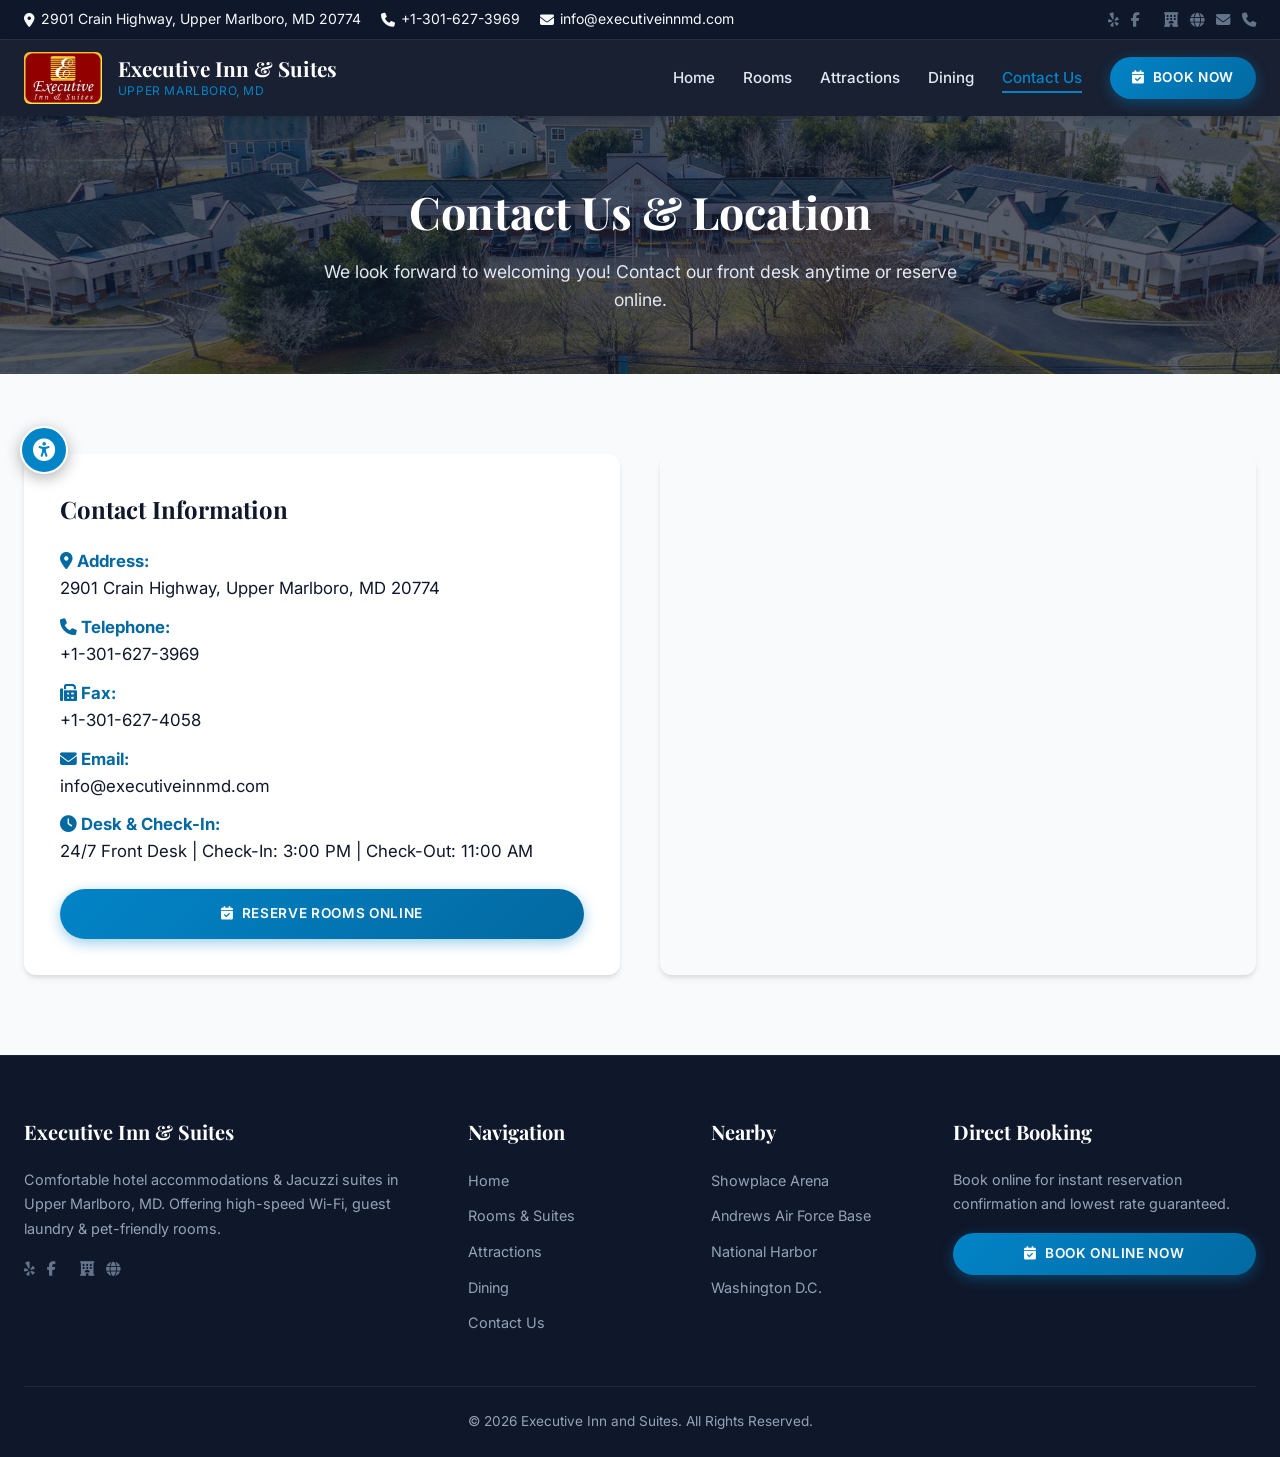
<file: contactus.html>
<!DOCTYPE html>
<html lang="en">
<head>
  <meta charset="UTF-8">
  <meta name="viewport" content="width=device-width, initial-scale=1.0">
  <title>Contact Us &amp; Location | Executive Inn &amp; Suites Upper Marlboro MD</title>
  <meta name="description" content="Contact Executive Inn &amp; Suites in Upper Marlboro MD. Find phone numbers, map directions, email address, and direct online room reservations.">
  <link rel="canonical" href="https://www.executiveinnmd.com/contactus.html">
  <link rel="icon" href="assets/images/banner01-128x85.png" type="image/x-icon">
  <link rel="stylesheet" href="index.css?v=19.0">
  <link rel="stylesheet" href="https://cdnjs.cloudflare.com/ajax/libs/font-awesome/6.5.1/css/all.min.css">
  <script src="accessibility.js"></script>
</head>
<body>
  <div class="header-top">
    <div class="header-top-info">
      <a href="https://goo.gl/maps/h1s1gSwGKWCaCMSU7" target="_blank"><i class="fa-solid fa-location-dot"></i> 2901 Crain Highway, Upper Marlboro, MD 20774</a>
      <a href="tel:+13016273969" class="header-phone-btn"><i class="fa-solid fa-phone"></i> +1-301-627-3969</a>
      <a href="mailto:info@executiveinnmd.com"><i class="fa-solid fa-envelope"></i> info@executiveinnmd.com</a>
    </div>
    <div class="header-social">
      <a href="https://www.yelp.com/biz/executive-inn-and-suites-upper-marlboro" target="_blank" title="Yelp"><i class="fa-brands fa-yelp"></i></a>
      <a href="https://www.facebook.com/Executive-Inn-Suites-304655037137948" target="_blank" title="Facebook"><i class="fa-brands fa-facebook-f"></i></a>
      <a href="https://www.tripadvisor.com/Hotel_Review-g41416-d1391706-Reviews-Executive_Inn_Suites-Upper_Marlboro_Maryland.html" target="_blank" title="TripAdvisor"><i class="fa-brands fa-tripadvisor"></i></a>
      <a href="https://www.booking.com/hotel/us/upper-marlboro-2901-crain-highway.html" target="_blank" title="Booking.com"><i class="fa-solid fa-hotel"></i></a>
      <a href="https://www.expedia.com/Waldorf-Hotels-Executive-Inn-And-Suites.h8254074.Hotel-Information" target="_blank" title="Expedia"><i class="fa-solid fa-globe"></i></a>
      <a href="mailto:info@executiveinnmd.com" title="Email Us"><i class="fa-solid fa-envelope"></i></a>
      <a href="tel:+13016273969" title="Call Us"><i class="fa-solid fa-phone"></i></a>
    </div>
  </div>
<header class="main-header">
    <nav class="navbar">
      <a href="index.html" class="nav-brand">
        <img src="assets/images/banner01-232x155.jpg" alt="Executive Inn Logo" class="nav-logo-img">
        <div class="nav-brand-text">
          <h1>Executive Inn &amp; Suites</h1>
          <p>Upper Marlboro, MD</p>
        </div>
      </a>
      <button class="mobile-nav-toggle" id="mobileToggle" aria-label="Toggle Menu"><i class="fa-solid fa-bars"></i></button>
      <ul class="nav-menu" id="navMenu">
        <li><a href="index.html" class="nav-link">Home</a></li>
        <li><a href="rooms.html" class="nav-link">Rooms</a></li>
        <li><a href="attractions.html" class="nav-link">Attractions</a></li>
        <li><a href="dining.html" class="nav-link">Dining</a></li>
        <li><a href="contactus.html" class="nav-link active">Contact Us</a></li>
        <li>
          <a href="https://live.ipms247.com/booking/book-rooms-executiveinnandsuites" target="_blank" class="btn-book">
            <i class="fa-solid fa-calendar-check"></i> Book Now
          </a>
        </li>
      </ul>
      
    </nav>
  </header>

  <div style="background: linear-gradient(rgba(15,23,42,0.7), rgba(15,23,42,0.7)), url('assets/images/corporate-3-1920x980.jpg') center/cover; padding: 60px 20px; text-align: center; color: #ffffff;">
    <h1 style="font-family: var(--font-serif); font-size: 2.8rem;">Contact Us &amp; Location</h1>
    <p style="color: #e2e8f0; font-size: 1.1rem; max-width: 650px; margin: 10px auto 0;">We look forward to welcoming you! Contact our front desk anytime or reserve online.</p>
  </div>

  <section class="section">
    <div class="container">
      <div class="contact-grid">
        <div class="contact-card">
          <h2 style="font-family: var(--font-serif); margin-bottom: 20px;">Contact Information</h2>
          <div style="margin-bottom: 24px;">
            <p style="margin-bottom: 12px; font-size: 1.05rem;">
              <strong style="color: var(--primary-dark);"><i class="fa-solid fa-location-dot"></i> Address:</strong><br>
              <a href="https://goo.gl/maps/h1s1gSwGKWCaCMSU7" target="_blank" style="color: var(--text-dark);">2901 Crain Highway, Upper Marlboro, MD 20774</a>
            </p>
            <p style="margin-bottom: 12px; font-size: 1.05rem;">
              <strong style="color: var(--primary-dark);"><i class="fa-solid fa-phone"></i> Telephone:</strong><br>
              <a href="tel:+13016273969" style="color: var(--text-dark);">+1-301-627-3969</a>
            </p>
            <p style="margin-bottom: 12px; font-size: 1.05rem;">
              <strong style="color: var(--primary-dark);"><i class="fa-solid fa-fax"></i> Fax:</strong><br>
              +1-301-627-4058
            </p>
            <p style="margin-bottom: 12px; font-size: 1.05rem;">
              <strong style="color: var(--primary-dark);"><i class="fa-solid fa-envelope"></i> Email:</strong><br>
              <a href="mailto:info@executiveinnmd.com" style="color: var(--text-dark);">info@executiveinnmd.com</a>
            </p>
            <p style="margin-bottom: 12px; font-size: 1.05rem;">
              <strong style="color: var(--primary-dark);"><i class="fa-solid fa-clock"></i> Desk &amp; Check-In:</strong><br>
              24/7 Front Desk | Check-In: 3:00 PM | Check-Out: 11:00 AM
            </p>
          </div>
          <a href="https://live.ipms247.com/booking/book-rooms-executiveinnandsuites" target="_blank" class="btn-book" style="width: 100%; justify-content: center; padding: 14px;">
            <i class="fa-solid fa-calendar-check"></i> Reserve Rooms Online
          </a>
        </div>

        <div class="map-container" style="height: 100%; min-height: 400px;">
          <iframe src="https://www.google.com/maps/embed?pb=!1m18!1m12!1m3!1d3107.245201707572!2d-76.72957298465104!3d38.8497438795781!2m3!1f0!2f0!3f0!3m2!1i1024!2i768!4f13.1!3m3!1m2!1s0x89b793821dd1ccab%3A0xfa2768e01e176a58!2s2901%20Crain%20Hwy%2C%20Upper%20Marlboro%2C%20MD%2020774!5e0!3m2!1sen!2sus!4v1584880198928!5m2!1sen!2sus" allowfullscreen="" loading="lazy"></iframe>
        </div>
      </div>
    </div>
  </section>

  <footer class="main-footer">
    <div class="container">
      <div class="footer-grid">
        <div class="footer-col">
          <h3>Executive Inn &amp; Suites</h3>
          <p>Comfortable hotel accommodations &amp; Jacuzzi suites in Upper Marlboro, MD. Offering high-speed Wi-Fi, guest laundry &amp; pet-friendly rooms.</p>
          <div class="header-social">
            <a href="https://www.yelp.com/biz/executive-inn-and-suites-upper-marlboro" target="_blank" rel="noopener noreferrer"><i class="fa-brands fa-yelp"></i></a>
            <a href="https://www.facebook.com/Executive-Inn-Suites-304655037137948" target="_blank" rel="noopener noreferrer"><i class="fa-brands fa-facebook-f"></i></a>
            <a href="https://www.tripadvisor.com/Hotel_Review-g41416-d1391706-Reviews-Executive_Inn_Suites-Upper_Marlboro_Maryland.html" target="_blank" rel="noopener noreferrer"><i class="fa-brands fa-tripadvisor"></i></a>
            <a href="https://www.booking.com/hotel/us/upper-marlboro-2901-crain-highway.html" target="_blank" rel="noopener noreferrer"><i class="fa-solid fa-hotel"></i></a>
            <a href="https://www.expedia.com/Waldorf-Hotels-Executive-Inn-And-Suites.h8254074.Hotel-Information" target="_blank" rel="noopener noreferrer"><i class="fa-solid fa-globe"></i></a>
          </div>
        </div>
        <div class="footer-col">
          <h4>Navigation</h4>
          <ul class="footer-links">
            <li><a href="index.html">Home</a></li>
            <li><a href="rooms.html">Rooms &amp; Suites</a></li>
            <li><a href="attractions.html">Attractions</a></li>
            <li><a href="dining.html">Dining</a></li>
            <li><a href="contactus.html">Contact Us</a></li>
          </ul>
        </div>
        <div class="footer-col">
          <h4>Nearby</h4>
          <ul class="footer-links">
            <li><a href="attractions.html">Showplace Arena</a></li>
            <li><a href="attractions.html">Andrews Air Force Base</a></li>
            <li><a href="attractions.html">National Harbor</a></li>
            <li><a href="attractions.html">Washington D.C.</a></li>
          </ul>
        </div>
        <div class="footer-col">
          <h4>Direct Booking</h4>
          <p>Book online for instant reservation confirmation and lowest rate guaranteed.</p>
          <a href="https://live.ipms247.com/booking/book-rooms-executiveinnandsuites" target="_blank" rel="noopener noreferrer" class="btn-book" style="width: 100%; justify-content: center;">
            <i class="fa-solid fa-calendar-check"></i> Book Online Now
          </a>
        </div>
      </div>
      <div class="footer-bottom">
        <p>&copy; <span class="copyright-year">2026</span> Executive Inn and Suites. All Rights Reserved.</p>
      </div>
    </div>
  </footer>

  <!-- Mobile Sticky Bar -->
  <div class="mobile-sticky-bar">
    <a href="tel:+13016273969" class="mobile-sticky-btn mobile-btn-call">
      <i class="fa-solid fa-phone"></i> Call Hotel
    </a>
    <a href="https://live.ipms247.com/booking/book-rooms-executiveinnandsuites" target="_blank" rel="noopener noreferrer" class="mobile-sticky-btn mobile-btn-book">
      <i class="fa-solid fa-calendar-check"></i> Book Online
    </a>
  </div>

  <script>
    document.getElementById('mobileToggle').addEventListener('click', function() {
      document.getElementById('navMenu').classList.toggle('active');
    });
    document.querySelectorAll('.copyright-year').forEach(function(el) {
      el.textContent = new Date().getFullYear();
    });
  </script>
</body>
</html>
</file>
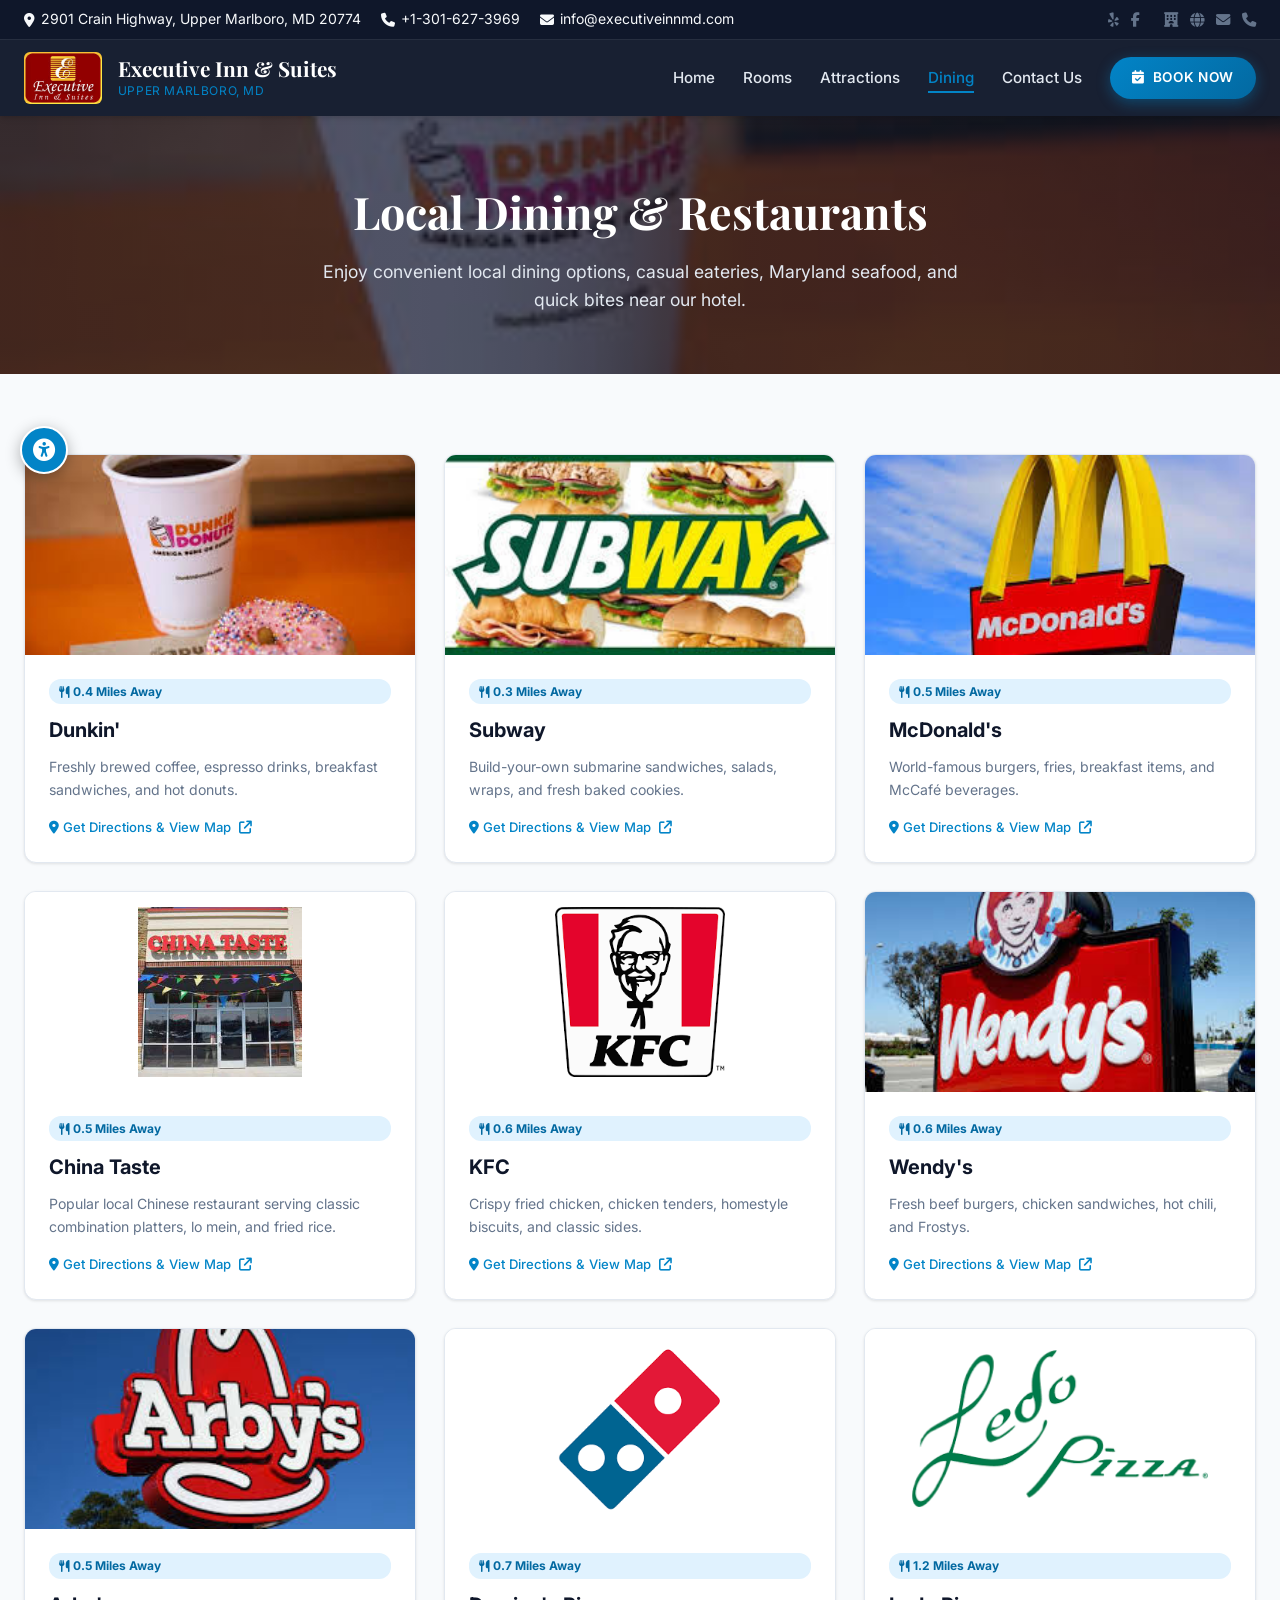
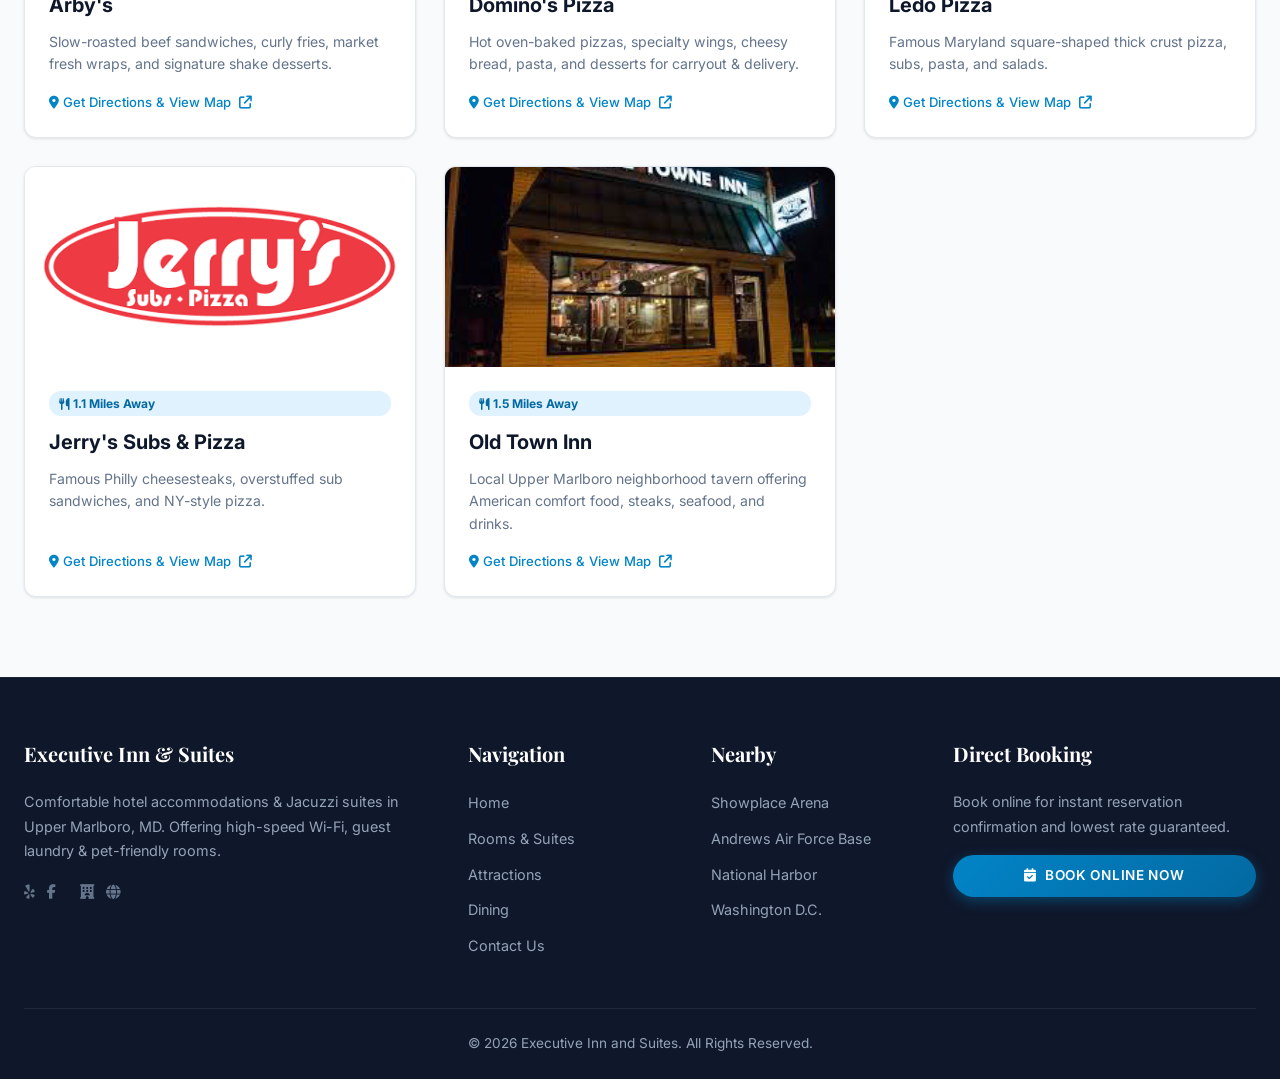
<file: dining.html>
<!DOCTYPE html>
<html lang="en">
<head>
  <meta charset="UTF-8">
  <meta name="viewport" content="width=device-width, initial-scale=1.0">
  <title>Local Dining | Executive Inn &amp; Suites Upper Marlboro MD</title>
  <meta name="description" content="Explore dining options and restaurants near Executive Inn &amp; Suites Upper Marlboro MD including Ledo Pizza, Jerry's Seafood, Dunkin, Subway, McDonald's, KFC, Wendy's, Arby's, and China Taste.">
  <link rel="canonical" href="https://www.executiveinnmd.com/dining.html">
  <link rel="icon" href="assets/images/banner01-128x85.png" type="image/x-icon">
  <link rel="stylesheet" href="index.css?v=19.0">
  <link rel="stylesheet" href="https://cdnjs.cloudflare.com/ajax/libs/font-awesome/6.5.1/css/all.min.css">
  <script src="accessibility.js"></script>
</head>
<body>
  <div class="header-top">
    <div class="header-top-info">
      <a href="https://goo.gl/maps/h1s1gSwGKWCaCMSU7" target="_blank"><i class="fa-solid fa-location-dot"></i> 2901 Crain Highway, Upper Marlboro, MD 20774</a>
      <a href="tel:+13016273969" class="header-phone-btn"><i class="fa-solid fa-phone"></i> +1-301-627-3969</a>
      <a href="mailto:info@executiveinnmd.com"><i class="fa-solid fa-envelope"></i> info@executiveinnmd.com</a>
    </div>
    <div class="header-social">
      <a href="https://www.yelp.com/biz/executive-inn-and-suites-upper-marlboro" target="_blank" title="Yelp"><i class="fa-brands fa-yelp"></i></a>
      <a href="https://www.facebook.com/Executive-Inn-Suites-304655037137948" target="_blank" title="Facebook"><i class="fa-brands fa-facebook-f"></i></a>
      <a href="https://www.tripadvisor.com/Hotel_Review-g41416-d1391706-Reviews-Executive_Inn_Suites-Upper_Marlboro_Maryland.html" target="_blank" title="TripAdvisor"><i class="fa-brands fa-tripadvisor"></i></a>
      <a href="https://www.booking.com/hotel/us/upper-marlboro-2901-crain-highway.html" target="_blank" title="Booking.com"><i class="fa-solid fa-hotel"></i></a>
      <a href="https://www.expedia.com/Waldorf-Hotels-Executive-Inn-And-Suites.h8254074.Hotel-Information" target="_blank" title="Expedia"><i class="fa-solid fa-globe"></i></a>
      <a href="mailto:info@executiveinnmd.com" title="Email Us"><i class="fa-solid fa-envelope"></i></a>
      <a href="tel:+13016273969" title="Call Us"><i class="fa-solid fa-phone"></i></a>
    </div>
  </div>
<header class="main-header">
    <nav class="navbar">
      <a href="index.html" class="nav-brand">
        <img src="assets/images/banner01-232x155.jpg" alt="Executive Inn Logo" class="nav-logo-img">
        <div class="nav-brand-text">
          <h1>Executive Inn &amp; Suites</h1>
          <p>Upper Marlboro, MD</p>
        </div>
      </a>
      <button class="mobile-nav-toggle" id="mobileToggle" aria-label="Toggle Menu"><i class="fa-solid fa-bars"></i></button>
      <ul class="nav-menu" id="navMenu">
        <li><a href="index.html" class="nav-link">Home</a></li>
        <li><a href="rooms.html" class="nav-link">Rooms</a></li>
        <li><a href="attractions.html" class="nav-link">Attractions</a></li>
        <li><a href="dining.html" class="nav-link active">Dining</a></li>
        <li><a href="contactus.html" class="nav-link">Contact Us</a></li>
        <li>
          <a href="https://live.ipms247.com/booking/book-rooms-executiveinnandsuites" target="_blank" class="btn-book">
            <i class="fa-solid fa-calendar-check"></i> Book Now
          </a>
        </li>
      </ul>
      
    </nav>
  </header>

  <div style="background: linear-gradient(rgba(15,23,42,0.7), rgba(15,23,42,0.7)), url('assets/images/dunkin-275x183.jpg') center/cover; padding: 60px 20px; text-align: center; color: #ffffff;">
    <h1 style="font-family: var(--font-serif); font-size: 2.8rem;">Local Dining &amp; Restaurants</h1>
    <p style="color: #e2e8f0; font-size: 1.1rem; max-width: 650px; margin: 10px auto 0;">Enjoy convenient local dining options, casual eateries, Maryland seafood, and quick bites near our hotel.</p>
  </div>

  <section class="section">
    <div class="container">
      <div class="card-list-grid">
        <div class="list-item-card">
          <a href="https://goo.gl/maps/z3kWmcEk88vg9nv89" target="_blank" rel="noopener" aria-label="Directions to Dunkin'">
            <img src="assets/images/dunkin-275x183.jpg" alt="Dunkin'" class="list-item-img">
          </a>
          <div class="list-item-content">
            <span class="list-item-distance"><i class="fa-solid fa-utensils"></i> 0.4 Miles Away</span>
            <h3 class="list-item-title">
              <a href="https://goo.gl/maps/z3kWmcEk88vg9nv89" target="_blank" rel="noopener" style="color: inherit; text-decoration: none;">Dunkin'</a>
            </h3>
            <p class="list-item-desc">Freshly brewed coffee, espresso drinks, breakfast sandwiches, and hot donuts.</p>
            <div class="list-item-address">
              <a href="https://goo.gl/maps/z3kWmcEk88vg9nv89" target="_blank" rel="noopener" style="color: var(--primary-color); text-decoration: none; font-weight: 500;">
                <i class="fa-solid fa-location-dot"></i> Get Directions &amp; View Map <i class="fa-solid fa-arrow-up-right-from-square" style="font-size: 0.8rem; margin-left: 4px;"></i>
              </a>
            </div>
          </div>
        </div>

        <div class="list-item-card">
          <a href="https://goo.gl/maps/DNjyDekb3uDAt43HA" target="_blank" rel="noopener" aria-label="Directions to Subway">
            <img src="assets/images/subway-286x176.jpg" alt="Subway" class="list-item-img">
          </a>
          <div class="list-item-content">
            <span class="list-item-distance"><i class="fa-solid fa-utensils"></i> 0.3 Miles Away</span>
            <h3 class="list-item-title">
              <a href="https://goo.gl/maps/DNjyDekb3uDAt43HA" target="_blank" rel="noopener" style="color: inherit; text-decoration: none;">Subway</a>
            </h3>
            <p class="list-item-desc">Build-your-own submarine sandwiches, salads, wraps, and fresh baked cookies.</p>
            <div class="list-item-address">
              <a href="https://goo.gl/maps/DNjyDekb3uDAt43HA" target="_blank" rel="noopener" style="color: var(--primary-color); text-decoration: none; font-weight: 500;">
                <i class="fa-solid fa-location-dot"></i> Get Directions &amp; View Map <i class="fa-solid fa-arrow-up-right-from-square" style="font-size: 0.8rem; margin-left: 4px;"></i>
              </a>
            </div>
          </div>
        </div>

        <div class="list-item-card">
          <a href="https://goo.gl/maps/9Vmm2wVNsXzYSiuZ6" target="_blank" rel="noopener" aria-label="Directions to McDonald's">
            <img src="assets/images/mcdonald-275x183.jpg" alt="McDonald's" class="list-item-img">
          </a>
          <div class="list-item-content">
            <span class="list-item-distance"><i class="fa-solid fa-utensils"></i> 0.5 Miles Away</span>
            <h3 class="list-item-title">
              <a href="https://goo.gl/maps/9Vmm2wVNsXzYSiuZ6" target="_blank" rel="noopener" style="color: inherit; text-decoration: none;">McDonald's</a>
            </h3>
            <p class="list-item-desc">World-famous burgers, fries, breakfast items, and McCafé beverages.</p>
            <div class="list-item-address">
              <a href="https://goo.gl/maps/9Vmm2wVNsXzYSiuZ6" target="_blank" rel="noopener" style="color: var(--primary-color); text-decoration: none; font-weight: 500;">
                <i class="fa-solid fa-location-dot"></i> Get Directions &amp; View Map <i class="fa-solid fa-arrow-up-right-from-square" style="font-size: 0.8rem; margin-left: 4px;"></i>
              </a>
            </div>
          </div>
        </div>

        <div class="list-item-card">
          <a href="https://goo.gl/maps/LATj8LQnsYHKBzWb9" target="_blank" rel="noopener" aria-label="Directions to China Taste">
            <img src="assets/images/china-taste-220x229.jpg" alt="China Taste" class="list-item-img" style="object-fit: contain; padding: 15px; background: #ffffff;">
          </a>
          <div class="list-item-content">
            <span class="list-item-distance"><i class="fa-solid fa-utensils"></i> 0.5 Miles Away</span>
            <h3 class="list-item-title">
              <a href="https://goo.gl/maps/LATj8LQnsYHKBzWb9" target="_blank" rel="noopener" style="color: inherit; text-decoration: none;">China Taste</a>
            </h3>
            <p class="list-item-desc">Popular local Chinese restaurant serving classic combination platters, lo mein, and fried rice.</p>
            <div class="list-item-address">
              <a href="https://goo.gl/maps/LATj8LQnsYHKBzWb9" target="_blank" rel="noopener" style="color: var(--primary-color); text-decoration: none; font-weight: 500;">
                <i class="fa-solid fa-location-dot"></i> Get Directions &amp; View Map <i class="fa-solid fa-arrow-up-right-from-square" style="font-size: 0.8rem; margin-left: 4px;"></i>
              </a>
            </div>
          </div>
        </div>

        <div class="list-item-card">
          <a href="https://goo.gl/maps/k7isByQNrNHkzfoL9" target="_blank" rel="noopener" aria-label="Directions to KFC">
            <img src="assets/images/kfc-225x225.png" alt="KFC" class="list-item-img" style="object-fit: contain; padding: 15px; background: #ffffff;">
          </a>
          <div class="list-item-content">
            <span class="list-item-distance"><i class="fa-solid fa-utensils"></i> 0.6 Miles Away</span>
            <h3 class="list-item-title">
              <a href="https://goo.gl/maps/k7isByQNrNHkzfoL9" target="_blank" rel="noopener" style="color: inherit; text-decoration: none;">KFC</a>
            </h3>
            <p class="list-item-desc">Crispy fried chicken, chicken tenders, homestyle biscuits, and classic sides.</p>
            <div class="list-item-address">
              <a href="https://goo.gl/maps/k7isByQNrNHkzfoL9" target="_blank" rel="noopener" style="color: var(--primary-color); text-decoration: none; font-weight: 500;">
                <i class="fa-solid fa-location-dot"></i> Get Directions &amp; View Map <i class="fa-solid fa-arrow-up-right-from-square" style="font-size: 0.8rem; margin-left: 4px;"></i>
              </a>
            </div>
          </div>
        </div>

        <div class="list-item-card">
          <a href="https://goo.gl/maps/V5XU9ty4qp4gLyZ27" target="_blank" rel="noopener" aria-label="Directions to Wendy's">
            <img src="assets/images/wendys-275x183.jpg" alt="Wendy's" class="list-item-img">
          </a>
          <div class="list-item-content">
            <span class="list-item-distance"><i class="fa-solid fa-utensils"></i> 0.6 Miles Away</span>
            <h3 class="list-item-title">
              <a href="https://goo.gl/maps/V5XU9ty4qp4gLyZ27" target="_blank" rel="noopener" style="color: inherit; text-decoration: none;">Wendy's</a>
            </h3>
            <p class="list-item-desc">Fresh beef burgers, chicken sandwiches, hot chili, and Frostys.</p>
            <div class="list-item-address">
              <a href="https://goo.gl/maps/V5XU9ty4qp4gLyZ27" target="_blank" rel="noopener" style="color: var(--primary-color); text-decoration: none; font-weight: 500;">
                <i class="fa-solid fa-location-dot"></i> Get Directions &amp; View Map <i class="fa-solid fa-arrow-up-right-from-square" style="font-size: 0.8rem; margin-left: 4px;"></i>
              </a>
            </div>
          </div>
        </div>

        <div class="list-item-card">
          <a href="https://goo.gl/maps/tNmGqdpJjtWe8Jpf8" target="_blank" rel="noopener" aria-label="Directions to Arby's">
            <img src="assets/images/arby-261x193.jpg" alt="Arby's" class="list-item-img">
          </a>
          <div class="list-item-content">
            <span class="list-item-distance"><i class="fa-solid fa-utensils"></i> 0.5 Miles Away</span>
            <h3 class="list-item-title">
              <a href="https://goo.gl/maps/tNmGqdpJjtWe8Jpf8" target="_blank" rel="noopener" style="color: inherit; text-decoration: none;">Arby's</a>
            </h3>
            <p class="list-item-desc">Slow-roasted beef sandwiches, curly fries, market fresh wraps, and signature shake desserts.</p>
            <div class="list-item-address">
              <a href="https://goo.gl/maps/tNmGqdpJjtWe8Jpf8" target="_blank" rel="noopener" style="color: var(--primary-color); text-decoration: none; font-weight: 500;">
                <i class="fa-solid fa-location-dot"></i> Get Directions &amp; View Map <i class="fa-solid fa-arrow-up-right-from-square" style="font-size: 0.8rem; margin-left: 4px;"></i>
              </a>
            </div>
          </div>
        </div>

        <div class="list-item-card">
          <a href="https://goo.gl/maps/YZw3hRUjDUoDTPuH8" target="_blank" rel="noopener" aria-label="Directions to Domino's Pizza">
            <img src="assets/images/dominos-224x225.png" alt="Domino's Pizza" class="list-item-img" style="object-fit: contain; padding: 15px; background: #ffffff;">
          </a>
          <div class="list-item-content">
            <span class="list-item-distance"><i class="fa-solid fa-utensils"></i> 0.7 Miles Away</span>
            <h3 class="list-item-title">
              <a href="https://goo.gl/maps/YZw3hRUjDUoDTPuH8" target="_blank" rel="noopener" style="color: inherit; text-decoration: none;">Domino's Pizza</a>
            </h3>
            <p class="list-item-desc">Hot oven-baked pizzas, specialty wings, cheesy bread, pasta, and desserts for carryout & delivery.</p>
            <div class="list-item-address">
              <a href="https://goo.gl/maps/YZw3hRUjDUoDTPuH8" target="_blank" rel="noopener" style="color: var(--primary-color); text-decoration: none; font-weight: 500;">
                <i class="fa-solid fa-location-dot"></i> Get Directions &amp; View Map <i class="fa-solid fa-arrow-up-right-from-square" style="font-size: 0.8rem; margin-left: 4px;"></i>
              </a>
            </div>
          </div>
        </div>

        <div class="list-item-card">
          <a href="https://goo.gl/maps/5ZWuvsVYyTy95duc7" target="_blank" rel="noopener" aria-label="Directions to Ledo Pizza">
            <img src="assets/images/ledo-pizza-302x167.png" alt="Ledo Pizza" class="list-item-img" style="object-fit: contain; padding: 15px; background: #ffffff;">
          </a>
          <div class="list-item-content">
            <span class="list-item-distance"><i class="fa-solid fa-utensils"></i> 1.2 Miles Away</span>
            <h3 class="list-item-title">
              <a href="https://goo.gl/maps/5ZWuvsVYyTy95duc7" target="_blank" rel="noopener" style="color: inherit; text-decoration: none;">Ledo Pizza</a>
            </h3>
            <p class="list-item-desc">Famous Maryland square-shaped thick crust pizza, subs, pasta, and salads.</p>
            <div class="list-item-address">
              <a href="https://goo.gl/maps/5ZWuvsVYyTy95duc7" target="_blank" rel="noopener" style="color: var(--primary-color); text-decoration: none; font-weight: 500;">
                <i class="fa-solid fa-location-dot"></i> Get Directions &amp; View Map <i class="fa-solid fa-arrow-up-right-from-square" style="font-size: 0.8rem; margin-left: 4px;"></i>
              </a>
            </div>
          </div>
        </div>

        <div class="list-item-card">
          <a href="https://goo.gl/maps/rDrBDTaHvpMjWjF48" target="_blank" rel="noopener" aria-label="Directions to Jerry's Subs & Pizza">
            <img src="assets/images/jerrys-379x133.png" alt="Jerry's Subs & Pizza" class="list-item-img" style="object-fit: contain; padding: 15px; background: #ffffff;">
          </a>
          <div class="list-item-content">
            <span class="list-item-distance"><i class="fa-solid fa-utensils"></i> 1.1 Miles Away</span>
            <h3 class="list-item-title">
              <a href="https://goo.gl/maps/rDrBDTaHvpMjWjF48" target="_blank" rel="noopener" style="color: inherit; text-decoration: none;">Jerry's Subs & Pizza</a>
            </h3>
            <p class="list-item-desc">Famous Philly cheesesteaks, overstuffed sub sandwiches, and NY-style pizza.</p>
            <div class="list-item-address">
              <a href="https://goo.gl/maps/rDrBDTaHvpMjWjF48" target="_blank" rel="noopener" style="color: var(--primary-color); text-decoration: none; font-weight: 500;">
                <i class="fa-solid fa-location-dot"></i> Get Directions &amp; View Map <i class="fa-solid fa-arrow-up-right-from-square" style="font-size: 0.8rem; margin-left: 4px;"></i>
              </a>
            </div>
          </div>
        </div>

        <div class="list-item-card">
          <a href="https://goo.gl/maps/9u6WeeDTatvy7GfM9" target="_blank" rel="noopener" aria-label="Directions to Old Town Inn">
            <img src="assets/images/old-town-inn-276x183.jpg" alt="Old Town Inn" class="list-item-img">
          </a>
          <div class="list-item-content">
            <span class="list-item-distance"><i class="fa-solid fa-utensils"></i> 1.5 Miles Away</span>
            <h3 class="list-item-title">
              <a href="https://goo.gl/maps/9u6WeeDTatvy7GfM9" target="_blank" rel="noopener" style="color: inherit; text-decoration: none;">Old Town Inn</a>
            </h3>
            <p class="list-item-desc">Local Upper Marlboro neighborhood tavern offering American comfort food, steaks, seafood, and drinks.</p>
            <div class="list-item-address">
              <a href="https://goo.gl/maps/9u6WeeDTatvy7GfM9" target="_blank" rel="noopener" style="color: var(--primary-color); text-decoration: none; font-weight: 500;">
                <i class="fa-solid fa-location-dot"></i> Get Directions &amp; View Map <i class="fa-solid fa-arrow-up-right-from-square" style="font-size: 0.8rem; margin-left: 4px;"></i>
              </a>
            </div>
          </div>
        </div>
      </div>
    </div>
  </section>

  <footer class="main-footer">
    <div class="container">
      <div class="footer-grid">
        <div class="footer-col">
          <h3>Executive Inn &amp; Suites</h3>
          <p>Comfortable hotel accommodations &amp; Jacuzzi suites in Upper Marlboro, MD. Offering high-speed Wi-Fi, guest laundry &amp; pet-friendly rooms.</p>
          <div class="header-social">
            <a href="https://www.yelp.com/biz/executive-inn-and-suites-upper-marlboro" target="_blank" rel="noopener noreferrer"><i class="fa-brands fa-yelp"></i></a>
            <a href="https://www.facebook.com/Executive-Inn-Suites-304655037137948" target="_blank" rel="noopener noreferrer"><i class="fa-brands fa-facebook-f"></i></a>
            <a href="https://www.tripadvisor.com/Hotel_Review-g41416-d1391706-Reviews-Executive_Inn_Suites-Upper_Marlboro_Maryland.html" target="_blank" rel="noopener noreferrer"><i class="fa-brands fa-tripadvisor"></i></a>
            <a href="https://www.booking.com/hotel/us/upper-marlboro-2901-crain-highway.html" target="_blank" rel="noopener noreferrer"><i class="fa-solid fa-hotel"></i></a>
            <a href="https://www.expedia.com/Waldorf-Hotels-Executive-Inn-And-Suites.h8254074.Hotel-Information" target="_blank" rel="noopener noreferrer"><i class="fa-solid fa-globe"></i></a>
          </div>
        </div>
        <div class="footer-col">
          <h4>Navigation</h4>
          <ul class="footer-links">
            <li><a href="index.html">Home</a></li>
            <li><a href="rooms.html">Rooms &amp; Suites</a></li>
            <li><a href="attractions.html">Attractions</a></li>
            <li><a href="dining.html">Dining</a></li>
            <li><a href="contactus.html">Contact Us</a></li>
          </ul>
        </div>
        <div class="footer-col">
          <h4>Nearby</h4>
          <ul class="footer-links">
            <li><a href="attractions.html">Showplace Arena</a></li>
            <li><a href="attractions.html">Andrews Air Force Base</a></li>
            <li><a href="attractions.html">National Harbor</a></li>
            <li><a href="attractions.html">Washington D.C.</a></li>
          </ul>
        </div>
        <div class="footer-col">
          <h4>Direct Booking</h4>
          <p>Book online for instant reservation confirmation and lowest rate guaranteed.</p>
          <a href="https://live.ipms247.com/booking/book-rooms-executiveinnandsuites" target="_blank" rel="noopener noreferrer" class="btn-book" style="width: 100%; justify-content: center;">
            <i class="fa-solid fa-calendar-check"></i> Book Online Now
          </a>
        </div>
      </div>
      <div class="footer-bottom">
        <p>&copy; <span class="copyright-year">2026</span> Executive Inn and Suites. All Rights Reserved.</p>
      </div>
    </div>
  </footer>

  <!-- Mobile Sticky Bar -->
  <div class="mobile-sticky-bar">
    <a href="tel:+13016273969" class="mobile-sticky-btn mobile-btn-call">
      <i class="fa-solid fa-phone"></i> Call Hotel
    </a>
    <a href="https://live.ipms247.com/booking/book-rooms-executiveinnandsuites" target="_blank" rel="noopener noreferrer" class="mobile-sticky-btn mobile-btn-book">
      <i class="fa-solid fa-calendar-check"></i> Book Online
    </a>
  </div>

  <script>
    document.getElementById('mobileToggle').addEventListener('click', function() {
      document.getElementById('navMenu').classList.toggle('active');
    });
    document.querySelectorAll('.copyright-year').forEach(function(el) {
      el.textContent = new Date().getFullYear();
    });
  </script>
</body>
</html>
</file>
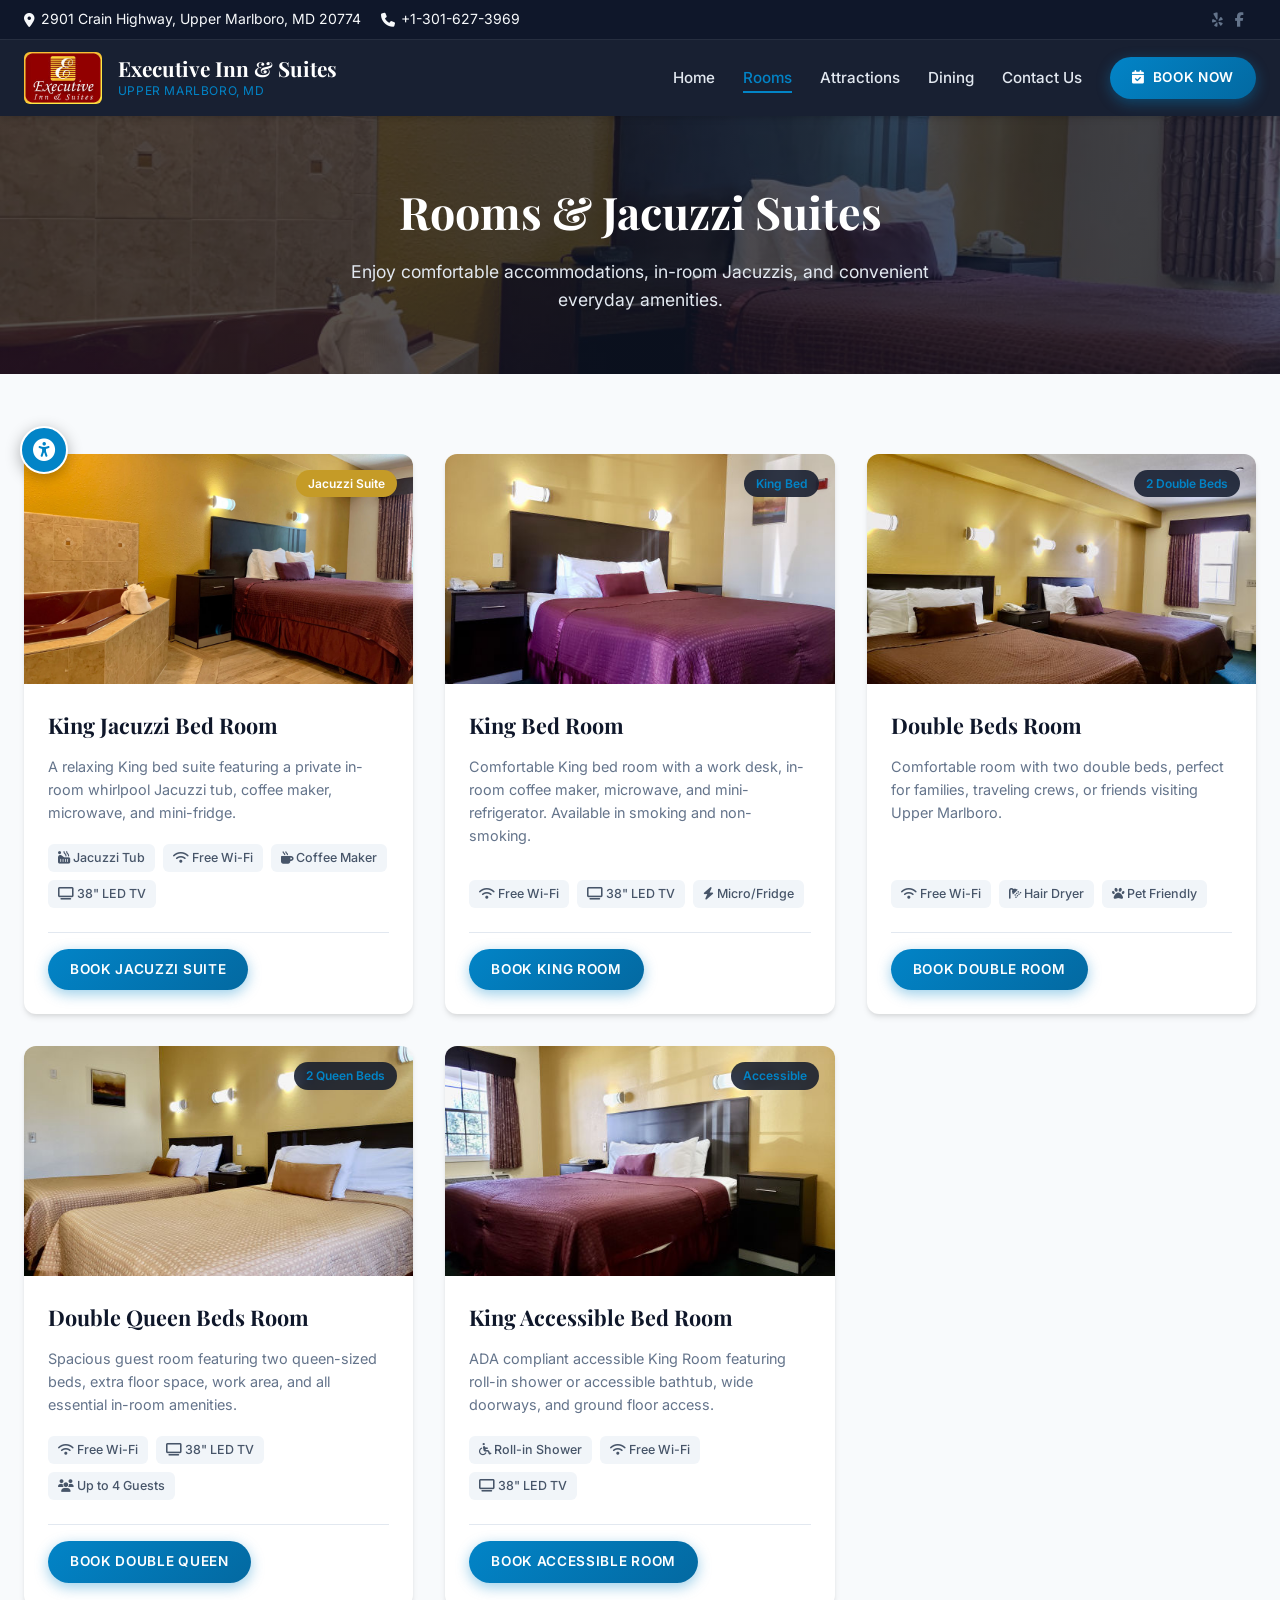
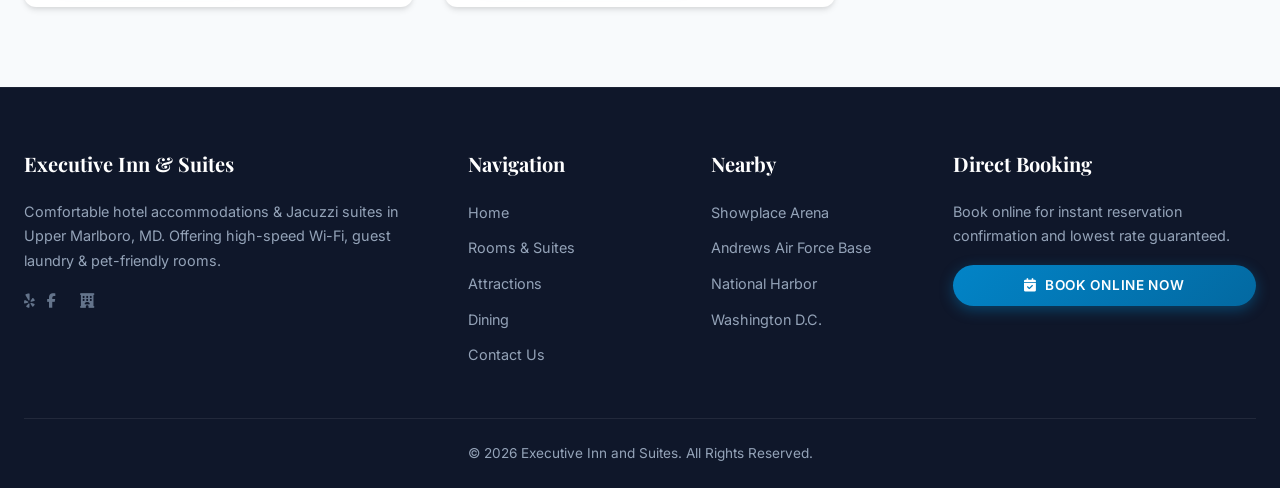
<file: rooms.html>
<!DOCTYPE html>
<html lang="en">
<head>
  <meta charset="UTF-8">
  <meta name="viewport" content="width=device-width, initial-scale=1.0">
  <title>Rooms &amp; Jacuzzi Suites | Executive Inn Upper Marlboro MD</title>
  <meta name="description" content="Explore comfortable rooms and King Jacuzzi Suites at Executive Inn Upper Marlboro MD. Free Wi-Fi, coffee maker, microwave, fridge, and weekly rates.">
  <link rel="canonical" href="https://www.executiveinnmd.com/rooms.html">
  <link rel="icon" href="assets/images/banner01-128x85.png" type="image/x-icon">
  <link rel="stylesheet" href="index.css?v=19.0">
  <link rel="stylesheet" href="https://cdnjs.cloudflare.com/ajax/libs/font-awesome/6.5.1/css/all.min.css">
  <script src="accessibility.js"></script>
</head>
<body>
  <div class="header-top">
    <div class="header-top-info">
      <a href="https://goo.gl/maps/h1s1gSwGKWCaCMSU7" target="_blank"><i class="fa-solid fa-location-dot"></i> 2901 Crain Highway, Upper Marlboro, MD 20774</a>
      <a href="tel:+13016273969" class="header-phone-btn"><i class="fa-solid fa-phone"></i> +1-301-627-3969</a>
    </div>
    <div class="header-social">
      <a href="https://www.yelp.com/biz/executive-inn-and-suites-upper-marlboro" target="_blank"><i class="fa-brands fa-yelp"></i></a>
      <a href="https://www.facebook.com/Executive-Inn-Suites-304655037137948" target="_blank"><i class="fa-brands fa-facebook-f"></i></a>
      <a href="https://www.tripadvisor.com/Hotel_Review-g41416-d1391706-Reviews-Executive_Inn_Suites-Upper_Marlboro_Maryland.html" target="_blank"><i class="fa-brands fa-tripadvisor"></i></a>
    </div>
  </div>
<header class="main-header">
    <nav class="navbar">
      <a href="index.html" class="nav-brand">
        <img src="assets/images/banner01-232x155.jpg" alt="Executive Inn Logo" class="nav-logo-img">
        <div class="nav-brand-text">
          <h1>Executive Inn &amp; Suites</h1>
          <p>Upper Marlboro, MD</p>
        </div>
      </a>
      <button class="mobile-nav-toggle" id="mobileToggle" aria-label="Toggle Menu"><i class="fa-solid fa-bars"></i></button>
      <ul class="nav-menu" id="navMenu">
        <li><a href="index.html" class="nav-link">Home</a></li>
        <li><a href="rooms.html" class="nav-link active">Rooms</a></li>
        <li><a href="attractions.html" class="nav-link">Attractions</a></li>
        <li><a href="dining.html" class="nav-link">Dining</a></li>
        <li><a href="contactus.html" class="nav-link">Contact Us</a></li>
        <li>
          <a href="https://live.ipms247.com/booking/book-rooms-executiveinnandsuites" target="_blank" class="btn-book">
            <i class="fa-solid fa-calendar-check"></i> Book Now
          </a>
        </li>
      </ul>
      
    </nav>
  </header>

  <div style="background: linear-gradient(rgba(15,23,42,0.7), rgba(15,23,42,0.7)), url('assets/images/img-1437-1080x810.jpg') center/cover; padding: 60px 20px; text-align: center; color: #ffffff;">
    <h1 style="font-family: var(--font-serif); font-size: 2.8rem;">Rooms &amp; Jacuzzi Suites</h1>
    <p style="color: #e2e8f0; font-size: 1.1rem; max-width: 600px; margin: 10px auto 0;">Enjoy comfortable accommodations, in-room Jacuzzis, and convenient everyday amenities.</p>
  </div>

  <section class="section">
    <div class="container">
      <div class="rooms-grid">

        <div class="room-card">
          <div class="room-img-wrap">
            <img src="assets/images/img-1437-1080x810.jpg" alt="King Jacuzzi Bed Room" class="room-img">
            <span class="room-badge" style="background: var(--accent-gold); color: #ffffff;">Jacuzzi Suite</span>
          </div>
          <div class="room-body">
            <h3 class="room-title">King Jacuzzi Bed Room</h3>
            <p class="room-desc">A relaxing King bed suite featuring a private in-room whirlpool Jacuzzi tub, coffee maker, microwave, and mini-fridge.</p>
            <div class="room-amenities">
              <span class="tag"><i class="fa-solid fa-hot-tub-person"></i> Jacuzzi Tub</span>
              <span class="tag"><i class="fa-solid fa-wifi"></i> Free Wi-Fi</span>
              <span class="tag"><i class="fa-solid fa-mug-hot"></i> Coffee Maker</span>
              <span class="tag"><i class="fa-solid fa-tv"></i> 38" LED TV</span>
            </div>
            <div class="room-footer">
              <a href="https://live.ipms247.com/booking/book-rooms-executiveinnandsuites" target="_blank" class="btn-book">Book Jacuzzi Suite</a>
            </div>
          </div>
        </div>

        <div class="room-card">
          <div class="room-img-wrap">
            <img src="assets/images/20190314-125001-510x383.jpg" alt="King Bed Room" class="room-img">
            <span class="room-badge">King Bed</span>
          </div>
          <div class="room-body">
            <h3 class="room-title">King Bed Room</h3>
            <p class="room-desc">Comfortable King bed room with a work desk, in-room coffee maker, microwave, and mini-refrigerator. Available in smoking and non-smoking.</p>
            <div class="room-amenities">
              <span class="tag"><i class="fa-solid fa-wifi"></i> Free Wi-Fi</span>
              <span class="tag"><i class="fa-solid fa-tv"></i> 38" LED TV</span>
              <span class="tag"><i class="fa-solid fa-bolt"></i> Micro/Fridge</span>
            </div>
            <div class="room-footer">
              <a href="https://live.ipms247.com/booking/book-rooms-executiveinnandsuites" target="_blank" class="btn-book">Book King Room</a>
            </div>
          </div>
        </div>

        <div class="room-card">
          <div class="room-img-wrap">
            <img src="assets/images/20190314-125748-510x383.jpg" alt="Double Beds Room" class="room-img">
            <span class="room-badge">2 Double Beds</span>
          </div>
          <div class="room-body">
            <h3 class="room-title">Double Beds Room</h3>
            <p class="room-desc">Comfortable room with two double beds, perfect for families, traveling crews, or friends visiting Upper Marlboro.</p>
            <div class="room-amenities">
              <span class="tag"><i class="fa-solid fa-wifi"></i> Free Wi-Fi</span>
              <span class="tag"><i class="fa-solid fa-shower"></i> Hair Dryer</span>
              <span class="tag"><i class="fa-solid fa-paw"></i> Pet Friendly</span>
            </div>
            <div class="room-footer">
              <a href="https://live.ipms247.com/booking/book-rooms-executiveinnandsuites" target="_blank" class="btn-book">Book Double Room</a>
            </div>
          </div>
        </div>

        <div class="room-card">
          <div class="room-img-wrap">
            <img src="assets/images/20190314-130338-510x383.jpg" alt="Double Queen Beds Room" class="room-img">
            <span class="room-badge">2 Queen Beds</span>
          </div>
          <div class="room-body">
            <h3 class="room-title">Double Queen Beds Room</h3>
            <p class="room-desc">Spacious guest room featuring two queen-sized beds, extra floor space, work area, and all essential in-room amenities.</p>
            <div class="room-amenities">
              <span class="tag"><i class="fa-solid fa-wifi"></i> Free Wi-Fi</span>
              <span class="tag"><i class="fa-solid fa-tv"></i> 38" LED TV</span>
              <span class="tag"><i class="fa-solid fa-users"></i> Up to 4 Guests</span>
            </div>
            <div class="room-footer">
              <a href="https://live.ipms247.com/booking/book-rooms-executiveinnandsuites" target="_blank" class="btn-book">Book Double Queen</a>
            </div>
          </div>
        </div>

        <div class="room-card">
          <div class="room-img-wrap">
            <img src="assets/images/20190314-125037-510x383.jpg" alt="King Accessible Bed Room" class="room-img">
            <span class="room-badge">Accessible</span>
          </div>
          <div class="room-body">
            <h3 class="room-title">King Accessible Bed Room</h3>
            <p class="room-desc">ADA compliant accessible King Room featuring roll-in shower or accessible bathtub, wide doorways, and ground floor access.</p>
            <div class="room-amenities">
              <span class="tag"><i class="fa-solid fa-wheelchair"></i> Roll-in Shower</span>
              <span class="tag"><i class="fa-solid fa-wifi"></i> Free Wi-Fi</span>
              <span class="tag"><i class="fa-solid fa-tv"></i> 38" LED TV</span>
            </div>
            <div class="room-footer">
              <a href="https://live.ipms247.com/booking/book-rooms-executiveinnandsuites" target="_blank" class="btn-book">Book Accessible Room</a>
            </div>
          </div>
        </div>

      </div>
    </div>
  </section>

  <footer class="main-footer">
    <div class="container">
      <div class="footer-grid">
        <div class="footer-col">
          <h3>Executive Inn &amp; Suites</h3>
          <p>Comfortable hotel accommodations &amp; Jacuzzi suites in Upper Marlboro, MD. Offering high-speed Wi-Fi, guest laundry &amp; pet-friendly rooms.</p>
          <div class="header-social">
            <a href="https://www.yelp.com/biz/executive-inn-and-suites-upper-marlboro" target="_blank" rel="noopener noreferrer"><i class="fa-brands fa-yelp"></i></a>
            <a href="https://www.facebook.com/Executive-Inn-Suites-304655037137948" target="_blank" rel="noopener noreferrer"><i class="fa-brands fa-facebook-f"></i></a>
            <a href="https://www.tripadvisor.com/Hotel_Review-g41416-d1391706-Reviews-Executive_Inn_Suites-Upper_Marlboro_Maryland.html" target="_blank" rel="noopener noreferrer"><i class="fa-brands fa-tripadvisor"></i></a>
            <a href="https://www.booking.com/hotel/us/upper-marlboro-2901-crain-highway.html" target="_blank" rel="noopener noreferrer"><i class="fa-solid fa-hotel"></i></a>
          </div>
        </div>
        <div class="footer-col">
          <h4>Navigation</h4>
          <ul class="footer-links">
            <li><a href="index.html">Home</a></li>
            <li><a href="rooms.html">Rooms &amp; Suites</a></li>
            <li><a href="attractions.html">Attractions</a></li>
            <li><a href="dining.html">Dining</a></li>
            <li><a href="contactus.html">Contact Us</a></li>
          </ul>
        </div>
        <div class="footer-col">
          <h4>Nearby</h4>
          <ul class="footer-links">
            <li><a href="attractions.html">Showplace Arena</a></li>
            <li><a href="attractions.html">Andrews Air Force Base</a></li>
            <li><a href="attractions.html">National Harbor</a></li>
            <li><a href="attractions.html">Washington D.C.</a></li>
          </ul>
        </div>
        <div class="footer-col">
          <h4>Direct Booking</h4>
          <p>Book online for instant reservation confirmation and lowest rate guaranteed.</p>
          <a href="https://live.ipms247.com/booking/book-rooms-executiveinnandsuites" target="_blank" rel="noopener noreferrer" class="btn-book" style="width: 100%; justify-content: center;">
            <i class="fa-solid fa-calendar-check"></i> Book Online Now
          </a>
        </div>
      </div>
      <div class="footer-bottom">
        <p>&copy; <span class="copyright-year">2026</span> Executive Inn and Suites. All Rights Reserved.</p>
      </div>
    </div>
  </footer>

  <!-- Mobile Sticky Bar -->
  <div class="mobile-sticky-bar">
    <a href="tel:+13016273969" class="mobile-sticky-btn mobile-btn-call">
      <i class="fa-solid fa-phone"></i> Call Hotel
    </a>
    <a href="https://live.ipms247.com/booking/book-rooms-executiveinnandsuites" target="_blank" rel="noopener noreferrer" class="mobile-sticky-btn mobile-btn-book">
      <i class="fa-solid fa-calendar-check"></i> Book Online
    </a>
  </div>

  <script>
    document.getElementById('mobileToggle').addEventListener('click', function() {
      document.getElementById('navMenu').classList.toggle('active');
    });
    document.querySelectorAll('.copyright-year').forEach(function(el) {
      el.textContent = new Date().getFullYear();
    });
  </script>
</body>
</html>
</file>
<file: index.css>
/* Executive Inn & Suites Modern CSS Design System */
@import url('https://fonts.googleapis.com/css2?family=Inter:wght@300;400;500;600;700&family=Playfair+Display:wght@500;600;700&display=swap');

:root {
  --primary-color: #0284c7;
  --primary-dark: #0369a1;
  --primary-light: #e0f2fe;
  --accent-gold: #c59b27;
  --secondary-color: #0f172a;
  --bg-light: #f8fafc;
  --surface-card: #ffffff;
  --text-dark: #0f172a;
  --text-muted: #64748b;
  --border-color: #e2e8f0;
  --shadow-sm: 0 1px 3px rgba(0,0,0,0.1);
  --shadow-md: 0 4px 6px -1px rgba(0,0,0,0.1), 0 2px 4px -1px rgba(0,0,0,0.06);
  --shadow-lg: 0 10px 25px -5px rgba(0,0,0,0.1), 0 8px 10px -6px rgba(0,0,0,0.1);
  --radius-sm: 6px;
  --radius-md: 12px;
  --radius-lg: 20px;
  --font-sans: 'Inter', system-ui, -apple-system, sans-serif;
  --font-serif: 'Playfair Display', Georgia, serif;
}

* {
  box-sizing: border-box;
  margin: 0;
  padding: 0;
}

html {
  scroll-behavior: smooth;
  font-family: var(--font-sans);
  color: var(--text-dark);
  background-color: var(--bg-light);
  line-height: 1.6;
}

a {
  color: inherit;
  text-decoration: none;
}

img {
  max-width: 100%;
  height: auto;
  display: block;
}

/* Header & Nav */
.header-top {
  background-color: var(--secondary-color);
  color: #f8fafc;
  padding: 8px 24px;
  font-size: 0.875rem;
  display: flex;
  justify-content: space-between;
  align-items: center;
  border-bottom: 1px solid rgba(255,255,255,0.1);
}

.header-top-info {
  display: flex;
  gap: 20px;
  align-items: center;
}

.header-top-info a {
  display: flex;
  align-items: center;
  gap: 6px;
  transition: color 0.2s;
}

.header-top-info a:hover {
  color: var(--primary-color);
}

.header-social {
  display: flex;
  gap: 12px;
}

.header-social a {
  color: var(--text-muted);
  font-size: 0.9rem;
  transition: color 0.2s;
}

.header-social a:hover {
  color: var(--primary-color);
}

.main-header {
  position: sticky;
  top: 0;
  z-index: 1000;
  background-color: rgba(15, 23, 42, 0.96);
  backdrop-filter: blur(10px);
  box-shadow: var(--shadow-md);
}

.navbar {
  position: relative;
  max-width: 1280px;
  margin: 0 auto;
  padding: 12px 24px;
  display: flex;
  justify-content: space-between;
  align-items: center;
}

.nav-brand {
  display: flex;
  align-items: center;
  gap: 16px;
}

.nav-logo-img {
  height: 52px;
  border-radius: var(--radius-sm);
  object-fit: contain;
}

.nav-brand-text h1 {
  font-family: var(--font-serif);
  font-size: 1.3rem;
  color: #ffffff;
  font-weight: 700;
  line-height: 1.2;
}

.nav-brand-text p {
  font-size: 0.75rem;
  color: var(--primary-color);
  letter-spacing: 0.05em;
  text-transform: uppercase;
}

.nav-menu {
  display: flex;
  list-style: none;
  gap: 28px;
  align-items: center;
}

.nav-link {
  color: #e2e8f0;
  font-weight: 500;
  font-size: 0.95rem;
  padding: 6px 0;
  position: relative;
  transition: color 0.2s;
}

.nav-link:hover, .nav-link.active {
  color: var(--primary-color);
}

.nav-link.active::after {
  content: '';
  position: absolute;
  bottom: 0;
  left: 0;
  width: 100%;
  height: 2px;
  background-color: var(--primary-color);
}

.btn-book {
  background: linear-gradient(135deg, var(--primary-color), var(--primary-dark));
  color: #ffffff;
  font-weight: 600;
  padding: 10px 22px;
  border-radius: 30px;
  box-shadow: 0 4px 14px rgba(2, 132, 199, 0.4);
  transition: all 0.3s ease;
  display: inline-flex;
  align-items: center;
  gap: 8px;
  border: none;
  cursor: pointer;
  text-transform: uppercase;
  font-size: 0.85rem;
  letter-spacing: 0.05em;
}

.btn-book:hover {
  transform: translateY(-2px);
  box-shadow: 0 6px 20px rgba(2, 132, 199, 0.6);
  background: linear-gradient(135deg, #0369a1, var(--primary-color));
  color: #ffffff;
}

.mobile-nav-toggle {
  display: none;
  background: none;
  border: none;
  color: #ffffff;
  font-size: 1.5rem;
  cursor: pointer;
}

/* Hero Section */
.hero {
  position: relative;
  min-height: 85vh;
  display: flex;
  flex-direction: column;
  justify-content: flex-end;
  align-items: center;
  background: url('assets/images/corporate-3-1920x980.jpg') center/cover no-repeat;
  color: #ffffff;
  text-align: center;
  padding: 40px 20px 50px;
}

.hero-content {
  max-width: 860px;
  margin: 0 auto;
  z-index: 2;
  background: transparent;
  backdrop-filter: none;
  -webkit-backdrop-filter: none;
  padding: 20px;
  border: none;
  box-shadow: none;
}

.hero-badge {
  display: inline-block;
  background: rgba(15, 23, 42, 0.7);
  border: 1px solid var(--primary-color);
  color: #38bdf8;
  padding: 6px 16px;
  border-radius: 20px;
  font-size: 0.85rem;
  font-weight: 600;
  letter-spacing: 0.1em;
  text-transform: uppercase;
  margin-bottom: 20px;
  box-shadow: 0 4px 12px rgba(0,0,0,0.5);
}

.hero-title {
  font-family: var(--font-serif);
  font-size: 3.5rem;
  font-weight: 700;
  margin-bottom: 12px;
  line-height: 1.15;
  color: #ffffff;
  text-shadow: 0 4px 18px rgba(0,0,0,0.95), 0 2px 6px rgba(0,0,0,0.9);
}

.hero-phone-number {
  font-size: 1.4rem;
  color: #ffffff;
  margin-bottom: 24px;
  font-weight: 600;
  text-shadow: 0 3px 12px rgba(0,0,0,0.95), 0 1px 4px rgba(0,0,0,0.9);
}

.hero-phone-number a {
  color: #38bdf8;
  text-decoration: underline;
  margin-left: 6px;
}

.hero-phone-number a:hover {
  color: #7dd3fc;
}

.nav-phone-btn {
  background-color: rgba(2, 132, 199, 0.15);
  color: var(--primary-color) !important;
  border: 1px solid var(--primary-color);
  padding: 8px 16px;
  border-radius: var(--radius-sm);
  font-weight: 600;
  display: inline-flex;
  align-items: center;
  gap: 8px;
  transition: all 0.2s;
}

.nav-phone-btn:hover {
  background-color: var(--primary-color);
  color: #ffffff !important;
}

.btn-phone {
  background-color: #16a34a;
  color: #ffffff;
  padding: 14px 28px;
  border-radius: var(--radius-sm);
  font-weight: 600;
  font-size: 0.95rem;
  display: inline-flex;
  align-items: center;
  gap: 8px;
  transition: background-color 0.2s, transform 0.2s;
  box-shadow: 0 4px 14px rgba(22, 163, 74, 0.4);
}

.btn-phone:hover {
  background-color: #15803d;
  transform: translateY(-2px);
  color: #ffffff;
}

.hero-actions {
  display: flex;
  gap: 16px;
  justify-content: center;
  flex-wrap: wrap;
}

.btn-secondary {
  background: rgba(255, 255, 255, 0.15);
  backdrop-filter: blur(10px);
  color: #ffffff;
  border: 1px solid rgba(255, 255, 255, 0.3);
  font-weight: 600;
  padding: 12px 28px;
  border-radius: 30px;
  transition: all 0.3s;
  display: inline-flex;
  align-items: center;
  gap: 8px;
}

.btn-secondary:hover {
  background: rgba(255, 255, 255, 0.25);
  border-color: #ffffff;
  color: #ffffff;
}

/* Quick Info Bar */
.quick-info-bar {
  background-color: #ffffff;
  box-shadow: var(--shadow-lg);
  border-radius: var(--radius-md);
  max-width: 1100px;
  margin: -50px auto 60px;
  position: relative;
  z-index: 10;
  padding: 24px 32px;
  display: grid;
  grid-template-columns: repeat(auto-fit, minmax(220px, 1fr));
  gap: 24px;
}

.info-item {
  display: flex;
  align-items: center;
  gap: 16px;
}

.info-icon {
  width: 48px;
  height: 48px;
  background: var(--primary-light);
  color: var(--primary-dark);
  border-radius: 50%;
  display: flex;
  align-items: center;
  justify-content: center;
  font-size: 1.25rem;
  flex-shrink: 0;
}

.info-text h3 {
  font-size: 0.95rem;
  font-weight: 700;
  color: var(--text-dark);
}

.info-text p {
  font-size: 0.85rem;
  color: var(--text-muted);
}

/* Container & Sections */
.container {
  max-width: 1280px;
  margin: 0 auto;
  padding: 0 24px;
}

.section {
  padding: 80px 0;
}

.section-title-wrap {
  text-align: center;
  max-width: 700px;
  margin: 0 auto 50px;
}

.section-subtitle {
  color: var(--primary-color);
  font-weight: 700;
  font-size: 0.85rem;
  text-transform: uppercase;
  letter-spacing: 0.15em;
  margin-bottom: 8px;
}

.section-title {
  font-family: var(--font-serif);
  font-size: 2.4rem;
  color: var(--text-dark);
  font-weight: 700;
}

/* Room Cards Grid */
.rooms-grid {
  display: grid;
  grid-template-columns: repeat(auto-fit, minmax(320px, 1fr));
  gap: 32px;
}

.room-card {
  background: var(--surface-card);
  border-radius: var(--radius-md);
  overflow: hidden;
  box-shadow: var(--shadow-md);
  transition: transform 0.3s ease, box-shadow 0.3s ease;
  display: flex;
  flex-direction: column;
}

.room-card:hover {
  transform: translateY(-6px);
  box-shadow: var(--shadow-lg);
}

.room-img-wrap {
  position: relative;
  height: 230px;
  overflow: hidden;
}

.room-img {
  width: 100%;
  height: 100%;
  object-fit: cover;
  transition: transform 0.5s ease;
}

.room-card:hover .room-img {
  transform: scale(1.05);
}

.room-badge {
  position: absolute;
  top: 16px;
  right: 16px;
  background: rgba(15, 23, 42, 0.85);
  color: var(--primary-color);
  padding: 4px 12px;
  border-radius: 20px;
  font-size: 0.75rem;
  font-weight: 600;
  backdrop-filter: blur(4px);
}

.room-body {
  padding: 24px;
  display: flex;
  flex-direction: column;
  flex-grow: 1;
}

.room-title {
  font-family: var(--font-serif);
  font-size: 1.35rem;
  margin-bottom: 12px;
  color: var(--text-dark);
}

.room-desc {
  font-size: 0.9rem;
  color: var(--text-muted);
  margin-bottom: 20px;
  flex-grow: 1;
}

.room-amenities {
  display: flex;
  flex-wrap: wrap;
  gap: 8px;
  margin-bottom: 24px;
}

.tag {
  background: #f1f5f9;
  color: #475569;
  font-size: 0.78rem;
  padding: 4px 10px;
  border-radius: 6px;
  font-weight: 500;
}

.room-footer {
  display: flex;
  justify-content: space-between;
  align-items: center;
  padding-top: 16px;
  border-top: 1px solid var(--border-color);
}

/* Feature Boxes */
.features-grid {
  display: grid;
  grid-template-columns: repeat(auto-fit, minmax(250px, 1fr));
  gap: 24px;
}

.feature-box {
  background: var(--surface-card);
  padding: 30px 24px;
  border-radius: var(--radius-md);
  box-shadow: var(--shadow-sm);
  border: 1px solid var(--border-color);
  text-align: center;
  transition: all 0.3s;
}

.feature-box:hover {
  border-color: var(--primary-color);
  box-shadow: var(--shadow-md);
}

.feature-icon-lg {
  font-size: 2.5rem;
  color: var(--primary-color);
  margin-bottom: 16px;
}

.feature-box h3 {
  font-size: 1.15rem;
  font-weight: 700;
  margin-bottom: 10px;
}

.feature-box p {
  font-size: 0.88rem;
  color: var(--text-muted);
}

/* Policy Table Grid */
.policy-grid {
  display: grid;
  grid-template-columns: repeat(auto-fit, minmax(320px, 1fr));
  gap: 32px;
}

.policy-card {
  background: var(--surface-card);
  padding: 32px;
  border-radius: var(--radius-md);
  box-shadow: var(--shadow-md);
  border-top: 4px solid var(--primary-color);
}

.policy-card h3 {
  font-family: var(--font-serif);
  font-size: 1.5rem;
  margin-bottom: 20px;
  color: var(--text-dark);
}

.policy-list {
  list-style: none;
}

.policy-list li {
  padding: 10px 0;
  border-bottom: 1px solid var(--border-color);
  font-size: 0.92rem;
  display: flex;
  align-items: center;
  gap: 12px;
}

.policy-list li:last-child {
  border-bottom: none;
}

.policy-icon {
  color: var(--primary-color);
  font-size: 1.1rem;
}

/* Cards & Lists */
.card-list-grid {
  display: grid;
  grid-template-columns: repeat(auto-fit, minmax(340px, 1fr));
  gap: 28px;
}

.list-item-card {
  background: var(--surface-card);
  border-radius: var(--radius-md);
  overflow: hidden;
  box-shadow: var(--shadow-sm);
  border: 1px solid var(--border-color);
  display: flex;
  flex-direction: column;
}

.list-item-img {
  height: 200px;
  width: 100%;
  object-fit: cover;
}

.list-item-content {
  padding: 24px;
  display: flex;
  flex-direction: column;
  flex-grow: 1;
}

.list-item-distance {
  display: inline-block;
  background: var(--primary-light);
  color: var(--primary-dark);
  font-weight: 700;
  font-size: 0.75rem;
  padding: 3px 10px;
  border-radius: 12px;
  margin-bottom: 10px;
}

.list-item-title {
  font-size: 1.25rem;
  font-weight: 700;
  margin-bottom: 10px;
}

.list-item-desc {
  font-size: 0.88rem;
  color: var(--text-muted);
  margin-bottom: 16px;
  flex-grow: 1;
}

.list-item-address {
  font-size: 0.82rem;
  color: #475569;
  display: flex;
  align-items: center;
  gap: 6px;
  font-weight: 500;
}

/* Map & Weather Section */
.map-weather-section {
  display: grid;
  grid-template-columns: 2fr 1fr;
  gap: 32px;
  align-items: start;
}

@media (max-width: 992px) {
  .map-weather-section {
    grid-template-columns: 1fr;
  }
}

.map-container {
  border-radius: var(--radius-md);
  overflow: hidden;
  box-shadow: var(--shadow-md);
  height: 420px;
}

.map-container iframe {
  width: 100%;
  height: 100%;
  border: None;
}

.sidebar-box {
  background: var(--secondary-color);
  color: #ffffff;
  padding: 32px;
  border-radius: var(--radius-md);
  box-shadow: var(--shadow-md);
}

.sidebar-box h3 {
  font-family: var(--font-serif);
  font-size: 1.35rem;
  margin-bottom: 16px;
  color: var(--primary-color);
}

/* Contact Form */
.contact-grid {
  display: grid;
  grid-template-columns: 1fr 1fr;
  gap: 40px;
}

@media (max-width: 850px) {
  .contact-grid {
    grid-template-columns: 1fr;
  }
}

.contact-card {
  background: var(--surface-card);
  padding: 36px;
  border-radius: var(--radius-md);
  box-shadow: var(--shadow-md);
}

/* Footer */
.main-footer {
  background-color: var(--secondary-color);
  color: #94a3b8;
  padding: 60px 0 24px;
  border-top: 1px solid rgba(255,255,255,0.05);
}

.footer-grid {
  display: grid;
  grid-template-columns: 2fr 1fr 1fr 1.5fr;
  gap: 40px;
  margin-bottom: 40px;
}

@media (max-width: 992px) {
  .footer-grid {
    grid-template-columns: 1fr 1fr;
  }
}

@media (max-width: 600px) {
  .footer-grid {
    grid-template-columns: 1fr;
  }
}

.footer-col h3, .footer-col h4 {
  color: #ffffff;
  font-family: var(--font-serif);
  font-size: 1.25rem;
  margin-bottom: 20px;
}

.footer-col p {
  font-size: 0.9rem;
  line-height: 1.7;
  margin-bottom: 16px;
}

.footer-links {
  list-style: none;
}

.footer-links li {
  margin-bottom: 10px;
}

.footer-links a {
  color: #94a3b8;
  transition: color 0.2s;
  font-size: 0.9rem;
}

.footer-links a:hover {
  color: var(--primary-color);
}

.footer-bottom {
  text-align: center;
  padding-top: 24px;
  border-top: 1px solid rgba(255,255,255,0.08);
  font-size: 0.85rem;
}

/* Mobile Sticky Action Bar */
.mobile-sticky-bar {
  display: none;
  position: fixed;
  bottom: 0;
  left: 0;
  right: 0;
  background: var(--secondary-color);
  border-top: 1px solid rgba(255,255,255,0.1);
  padding: 10px 16px;
  z-index: 9999;
  grid-template-columns: 1fr 1fr;
  gap: 12px;
  box-shadow: 0 -4px 15px rgba(0,0,0,0.3);
}

.mobile-sticky-btn {
  display: flex;
  align-items: center;
  justify-content: center;
  gap: 8px;
  padding: 12px;
  border-radius: 25px;
  font-weight: 700;
  font-size: 0.85rem;
  text-transform: uppercase;
}

.mobile-btn-call {
  background: #ffffff;
  color: var(--secondary-color);
}

.mobile-btn-book {
  background: var(--primary-color);
  color: #ffffff;
}

@media (max-width: 768px) {
  .header-top {
    display: none;
  }
  .hero {
    min-height: 80vh;
    padding: 30px 16px 50px;
  }
  .nav-menu {
    display: none;
    position: absolute;
    top: 100%;
    left: 0;
    width: 100%;
    background: var(--secondary-color);
    flex-direction: column;
    padding: 20px;
    box-shadow: var(--shadow-lg);
    z-index: 9999;
  }
  .nav-menu.active {
    display: flex !important;
  }
  .mobile-nav-toggle {
    display: block;
    background: none;
    border: none;
    color: #ffffff;
    font-size: 1.6rem;
    cursor: pointer;
    padding: 6px 10px;
  }
  .hero-title {
    font-size: 2.2rem;
  }
  .hero-actions {
    flex-direction: column;
    gap: 12px;
    width: 100%;
    max-width: 340px;
    margin: 0 auto;
  }
  .hero-actions .btn-book,
  .hero-actions .btn-secondary {
    width: 100%;
    text-align: center;
    justify-content: center;
  }
  .mobile-sticky-bar {
    display: grid;
  }
  body {
    padding-bottom: 70px;
  }
}

/* Accessibility Widget Styles */
#a11y-toggle-btn {
  position: fixed;
  top: 50%;
  left: 20px;
  transform: translateY(-50%);
  z-index: 99999;
  width: 48px;
  height: 48px;
  border-radius: 50%;
  background: var(--primary-color, #0284c7);
  color: #ffffff;
  border: 2px solid #ffffff;
  box-shadow: 0 4px 15px rgba(0, 0, 0, 0.3);
  cursor: pointer;
  display: flex;
  align-items: center;
  justify-content: center;
  font-size: 1.4rem;
  transition: transform 0.2s ease, background 0.2s ease;
}

#a11y-toggle-btn:hover {
  transform: translateY(-50%) scale(1.1);
  background: #0369a1;
}

#a11y-panel {
  position: fixed;
  top: 50%;
  left: 80px;
  transform: translateY(-50%);
  z-index: 99999;
  width: 310px;
  background: #0f172a;
  color: #ffffff;
  border: 1px solid rgba(255, 255, 255, 0.2);
  border-radius: 12px;
  box-shadow: 0 10px 30px rgba(0, 0, 0, 0.5);
  display: none;
  overflow: hidden;
  font-family: inherit;
}

#a11y-panel.active {
  display: block;
  animation: a11ySlideUp 0.25s ease-out;
}

@keyframes a11ySlideUp {
  from { opacity: 0; transform: translateY(15px); }
  to { opacity: 1; transform: translateY(0); }
}

.a11y-header {
  background: #1e293b;
  padding: 12px 16px;
  display: flex;
  align-items: center;
  justify-content: space-between;
  border-bottom: 1px solid rgba(255, 255, 255, 0.1);
}

.a11y-header h3 {
  font-size: 0.95rem;
  margin: 0;
  color: #ffffff;
  display: flex;
  align-items: center;
  gap: 8px;
}

#a11y-close-btn {
  background: transparent;
  border: none;
  color: #94a3b8;
  font-size: 1.4rem;
  cursor: pointer;
  line-height: 1;
}

#a11y-close-btn:hover {
  color: #ffffff;
}

.a11y-body {
  padding: 16px;
}

.a11y-control-group {
  margin-bottom: 12px;
}

.a11y-control-group label {
  display: block;
  font-size: 0.8rem;
  color: #94a3b8;
  margin-bottom: 6px;
  text-transform: uppercase;
  letter-spacing: 0.05em;
}

.a11y-btn-row {
  display: flex;
  align-items: center;
  justify-content: space-between;
  background: #1e293b;
  border-radius: 8px;
  padding: 4px;
}

.a11y-btn-row button {
  background: #334155;
  color: #ffffff;
  border: none;
  border-radius: 6px;
  padding: 6px 14px;
  font-weight: bold;
  cursor: pointer;
}

.a11y-btn-row span {
  font-weight: bold;
  font-size: 0.9rem;
}

.a11y-full-btn {
  width: 100%;
  background: #1e293b;
  color: #e2e8f0;
  border: 1px solid rgba(255, 255, 255, 0.1);
  border-radius: 8px;
  padding: 10px;
  text-align: left;
  font-size: 0.85rem;
  cursor: pointer;
  display: flex;
  align-items: center;
  gap: 10px;
  transition: all 0.2s ease;
}

.a11y-full-btn:hover, .a11y-full-btn.active {
  background: var(--primary-color, #0284c7);
  color: #ffffff;
  border-color: var(--primary-color, #0284c7);
}

.a11y-reset-btn {
  width: 100%;
  background: #ef4444;
  color: #ffffff;
  border: none;
  border-radius: 8px;
  padding: 8px;
  font-size: 0.82rem;
  font-weight: 600;
  cursor: pointer;
}

/* Accessibility Modes Applied to HTML */
html.a11y-high-contrast {
  filter: contrast(140%);
  background: #000000 !important;
}

html.a11y-high-contrast body {
  background: #000000 !important;
  color: #ffffff !important;
}

html.a11y-highlight-links a {
  outline: 3px solid #f59e0b !important;
  text-decoration: underline !important;
  background: rgba(245, 158, 11, 0.2) !important;
}

html.a11y-readable-font body, html.a11y-readable-font * {
  font-family: Arial, Helvetica, sans-serif !important;
  letter-spacing: 0.03em !important;
}
</file>
